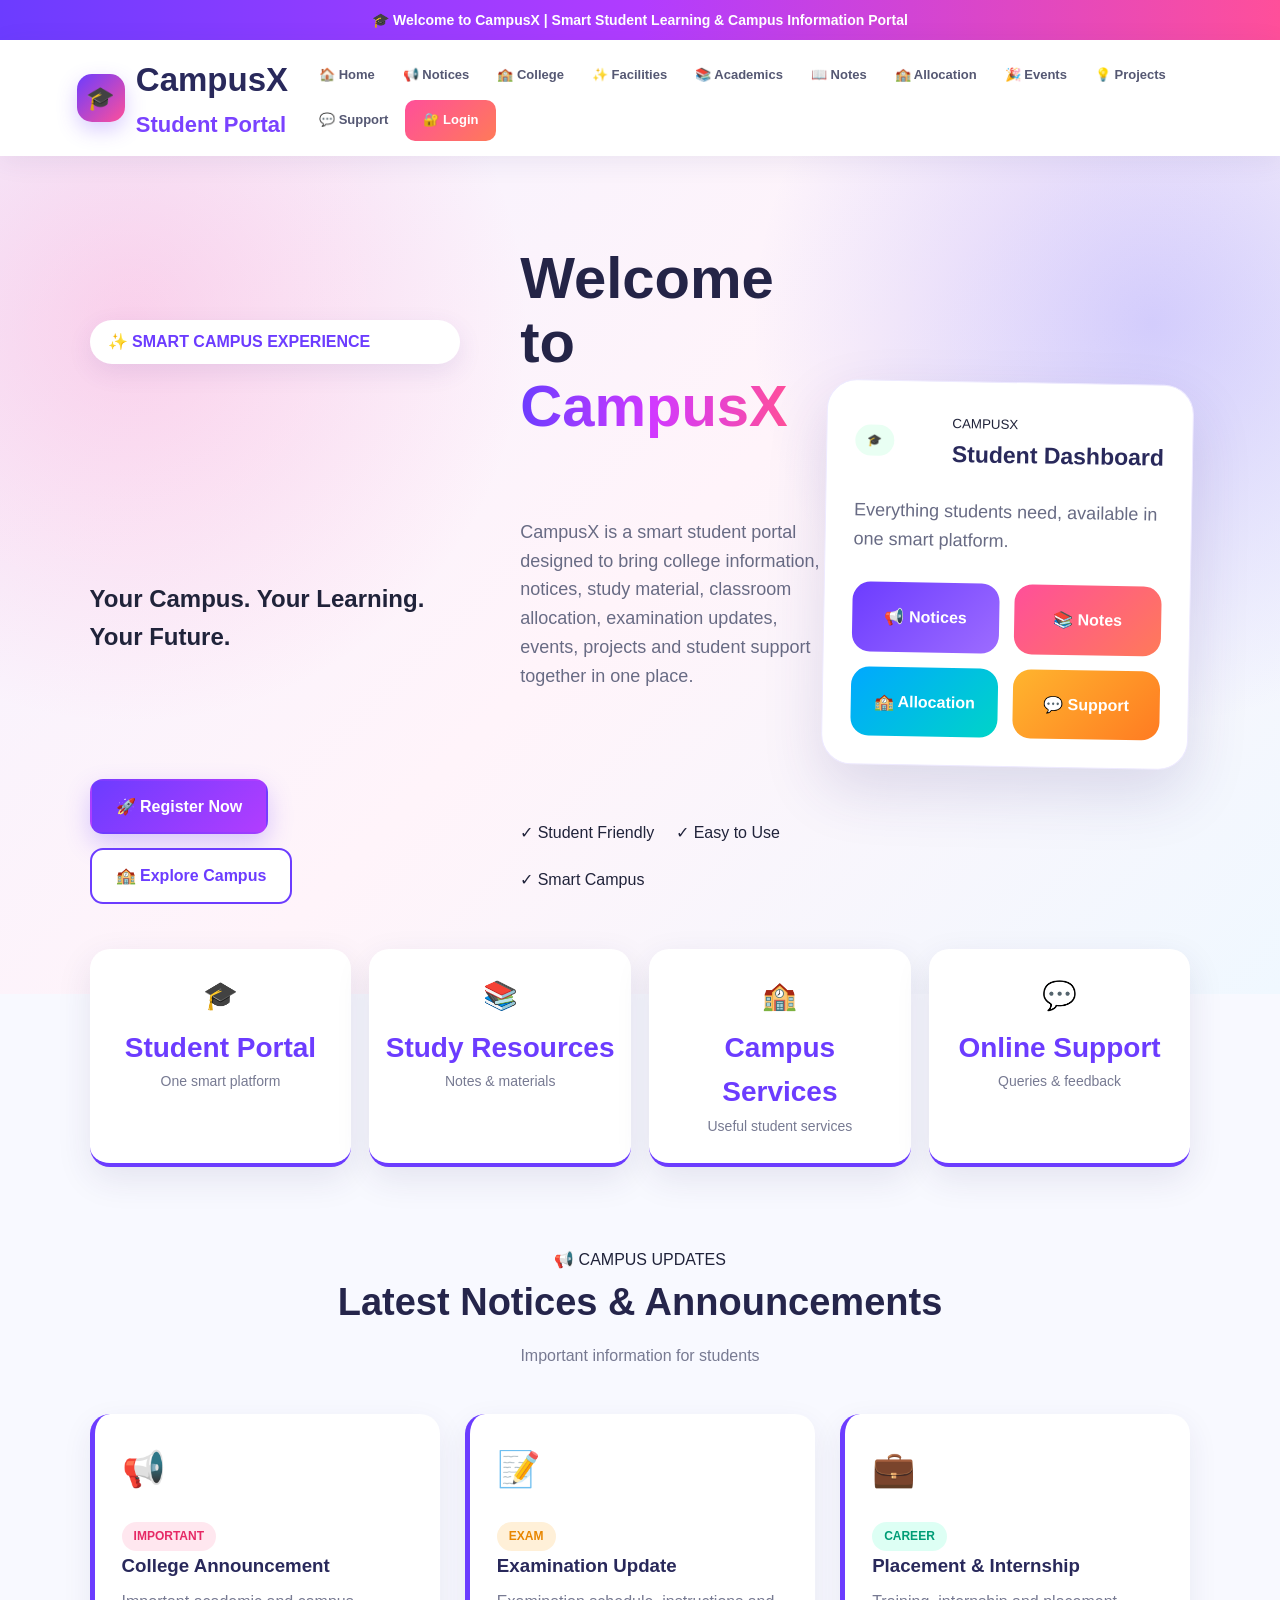
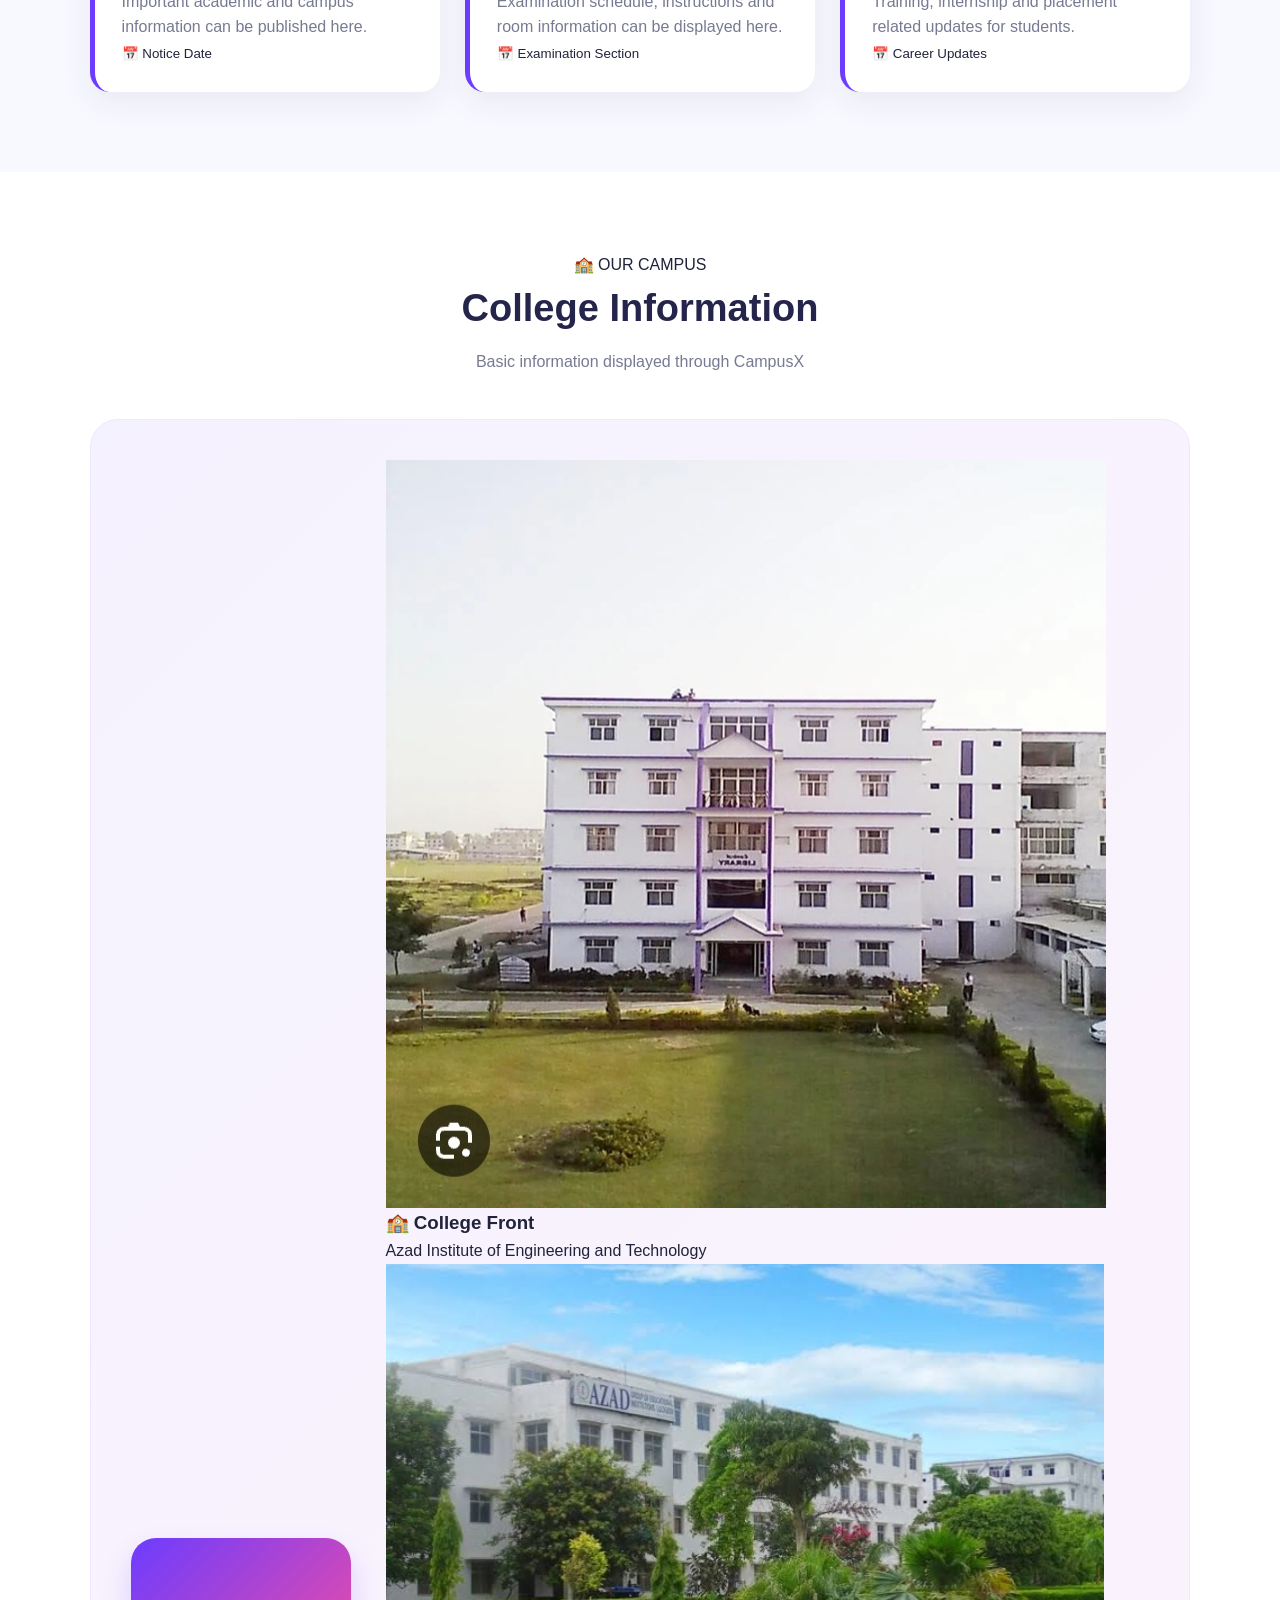
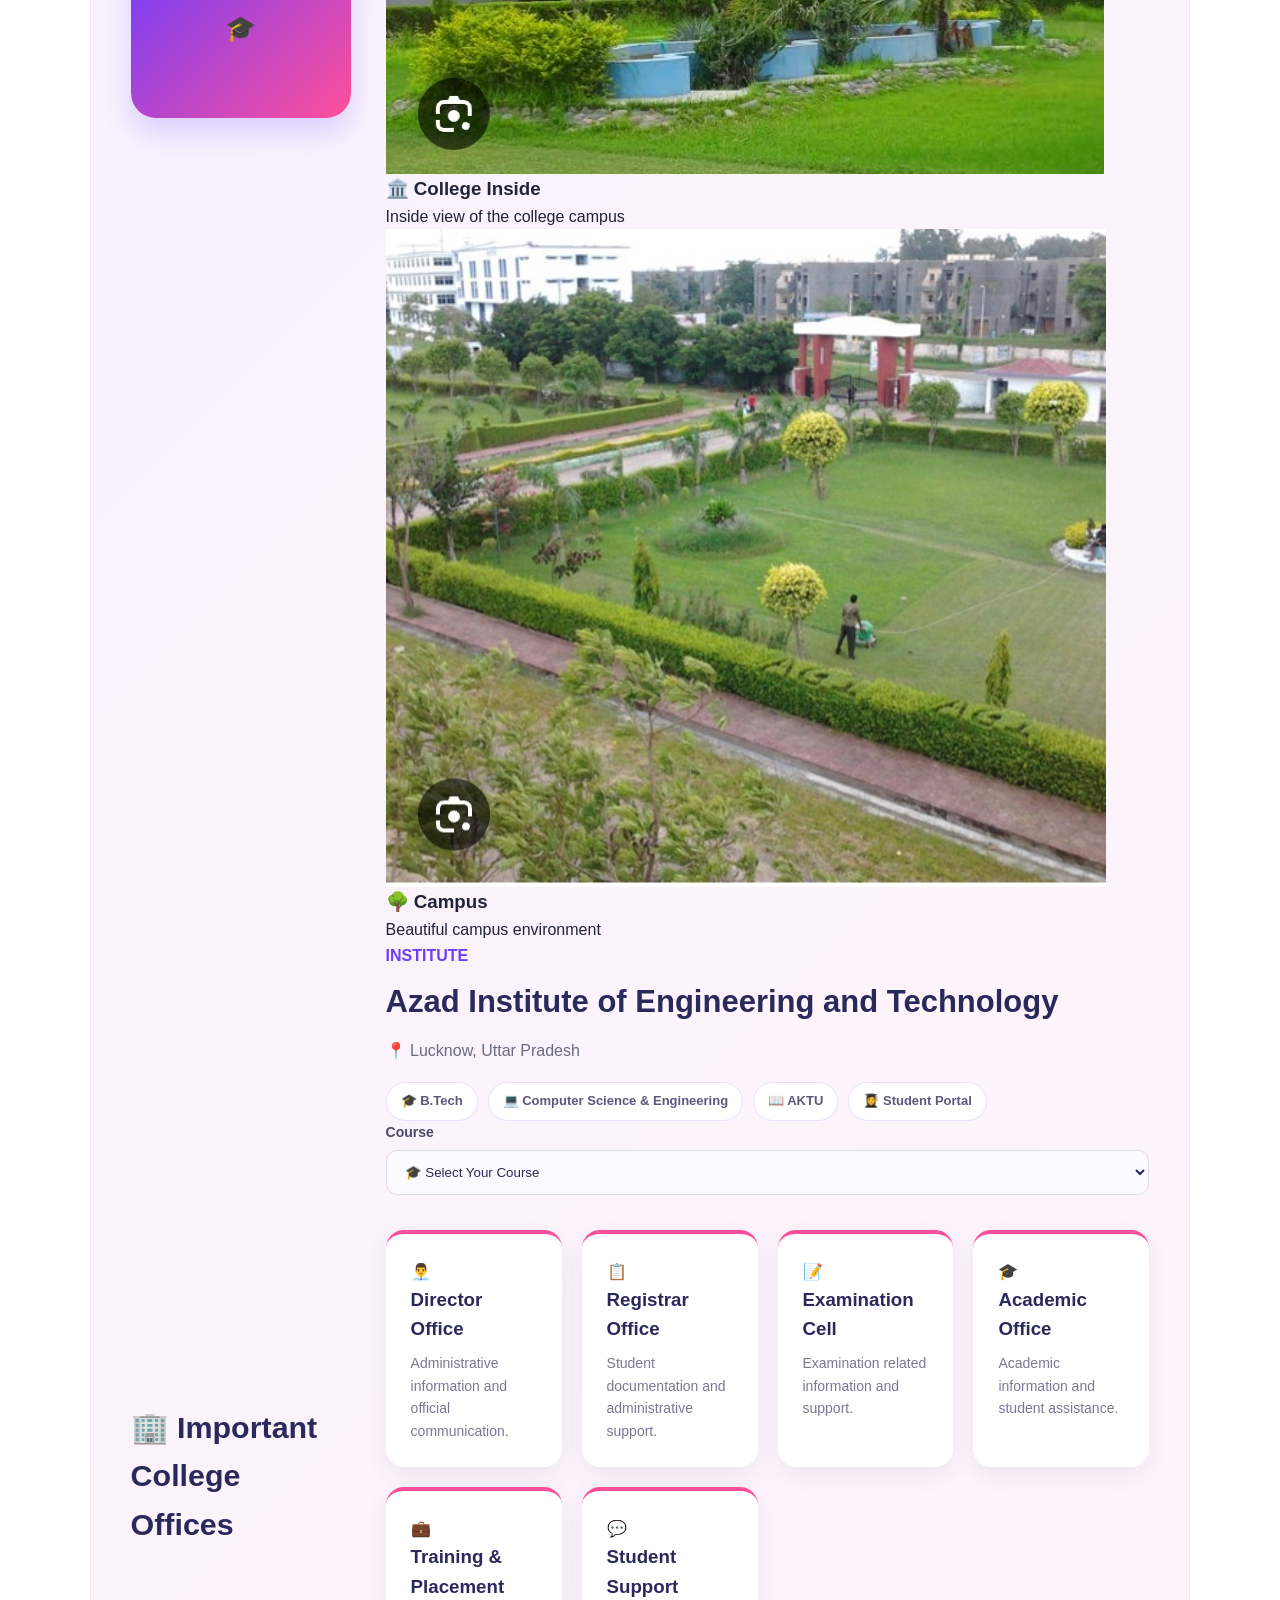
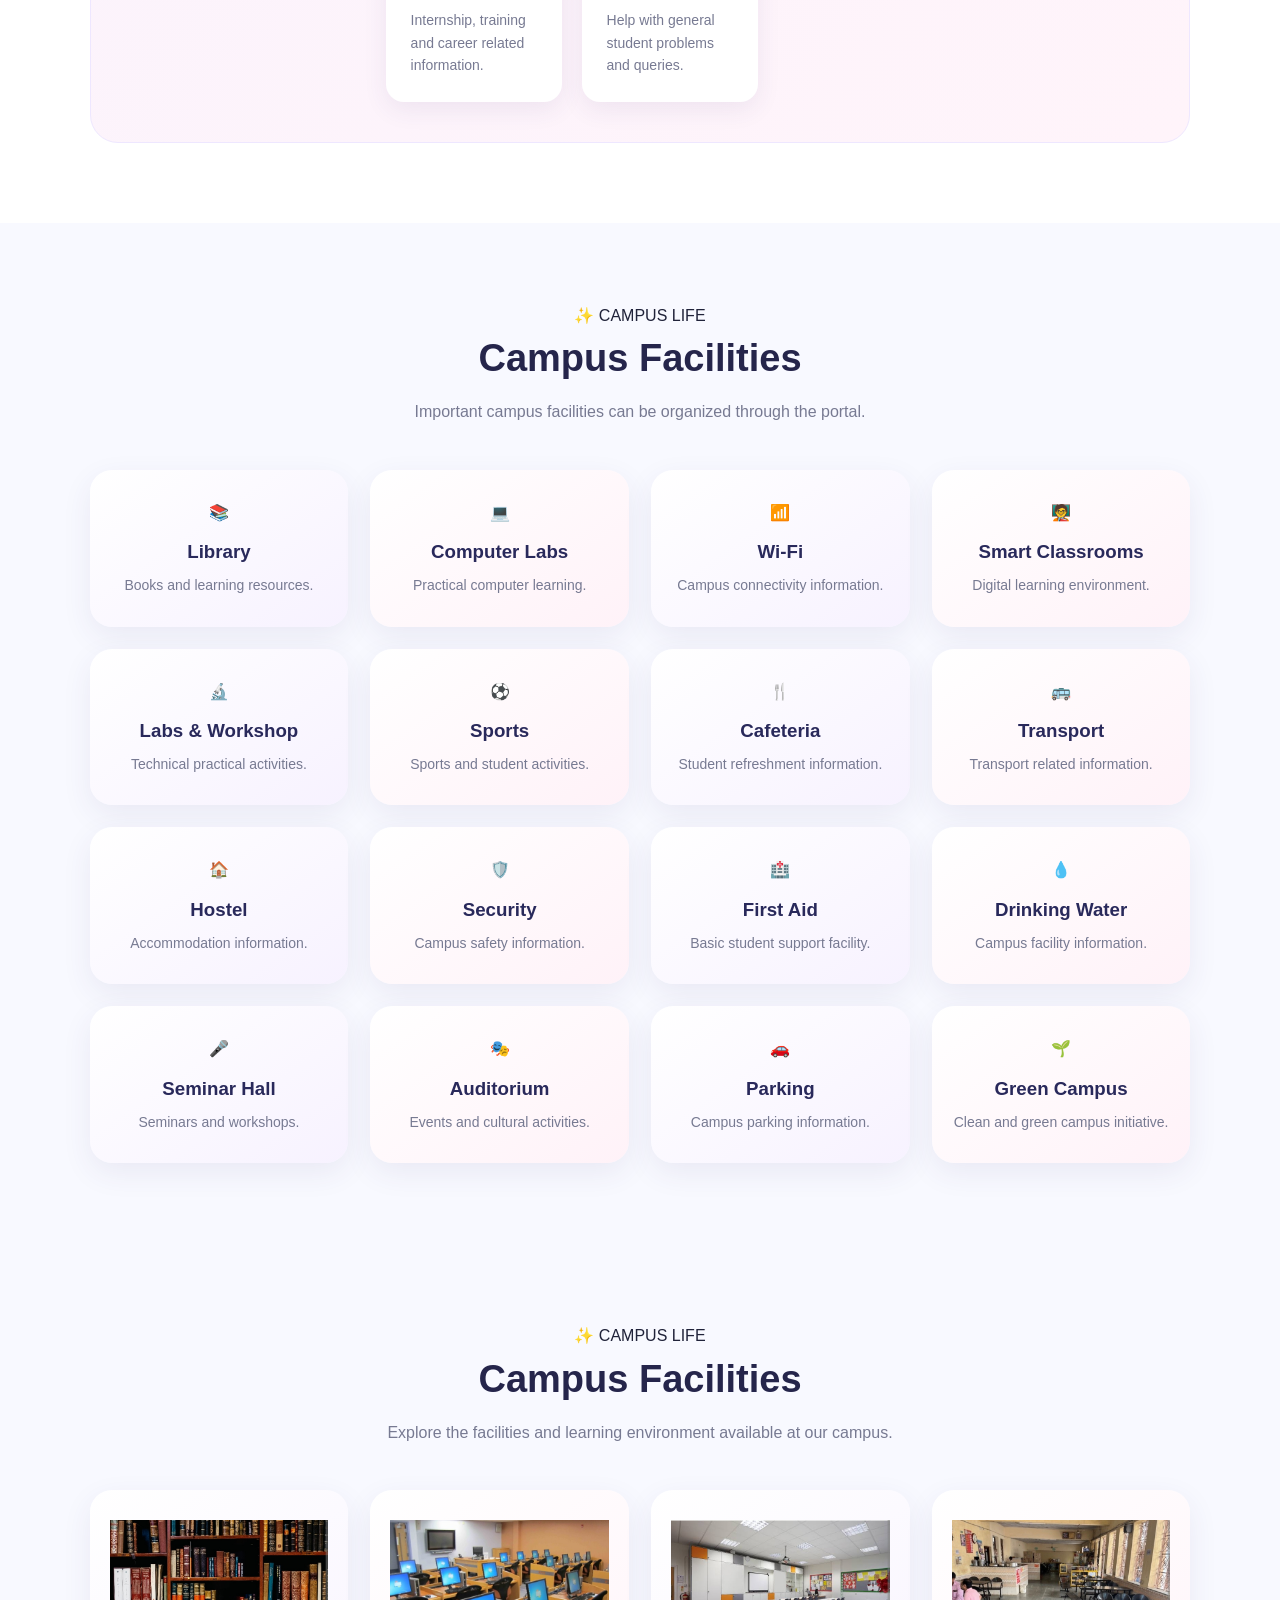
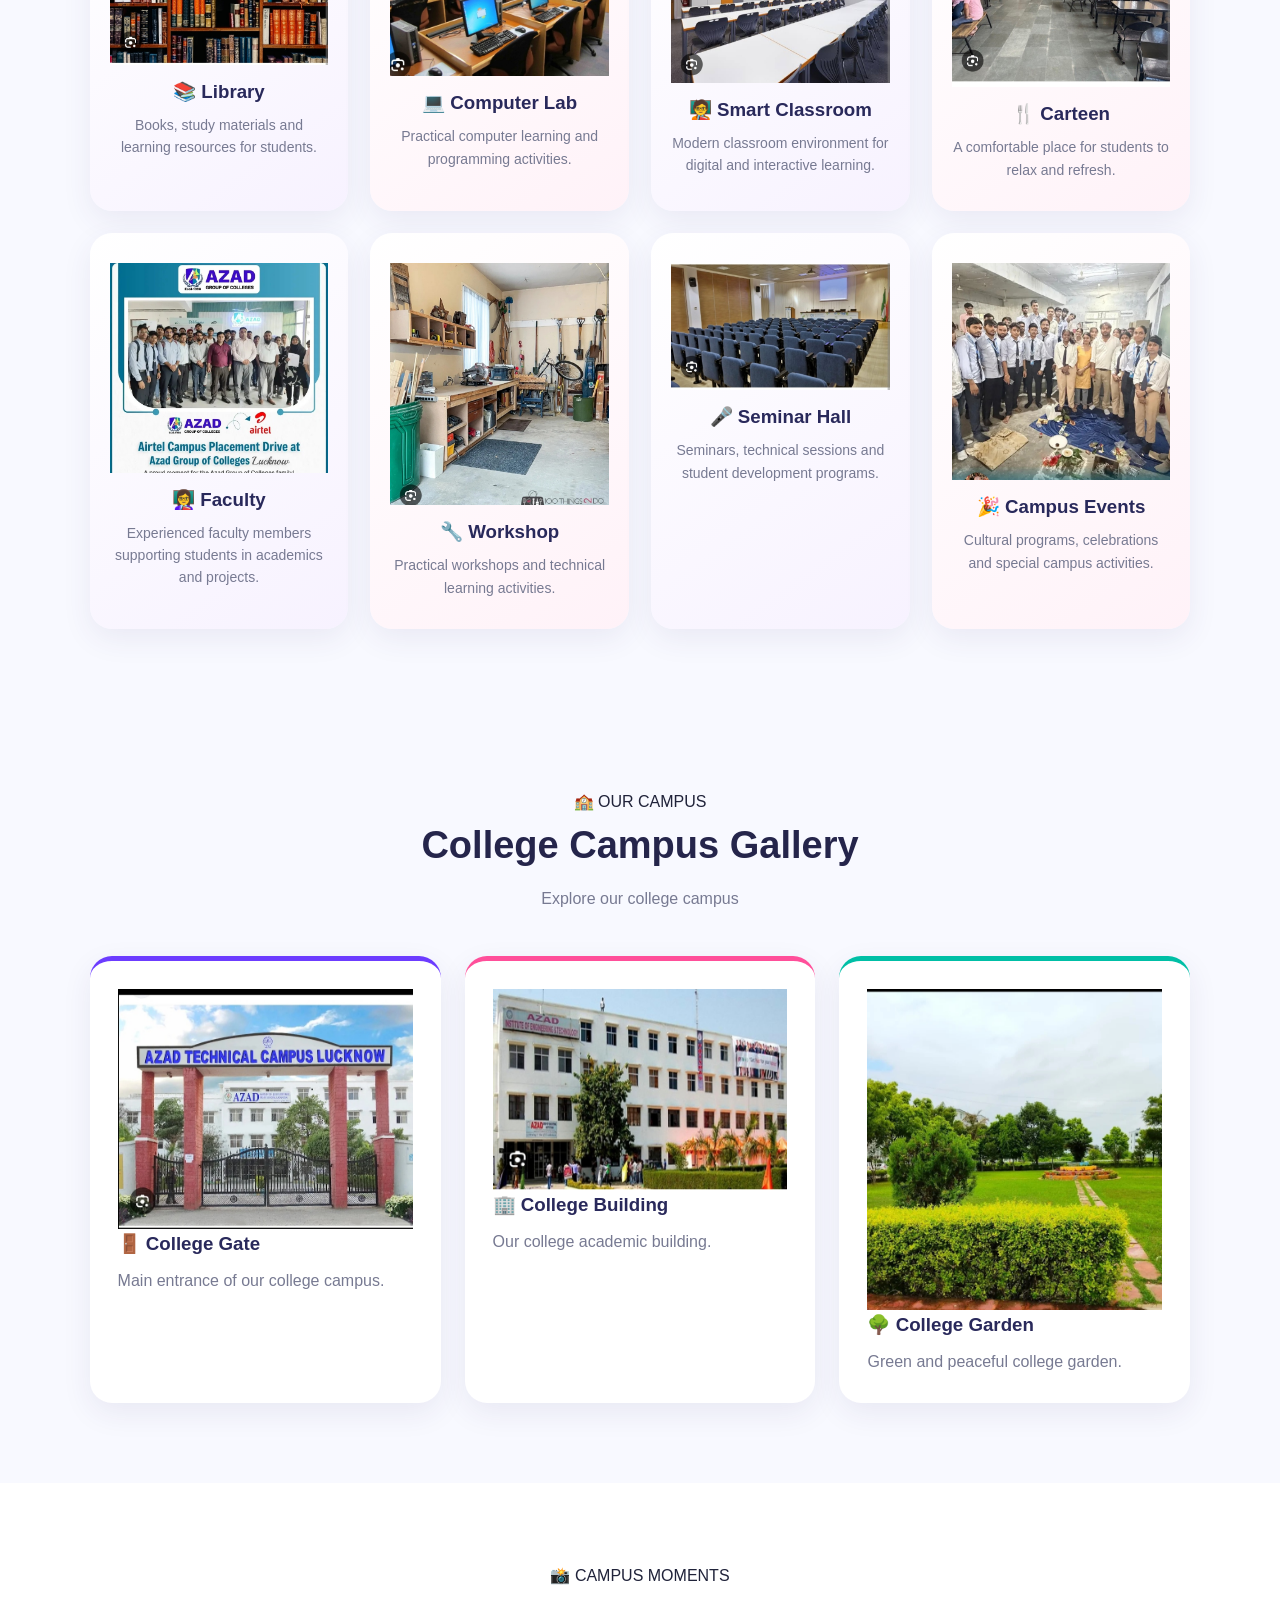
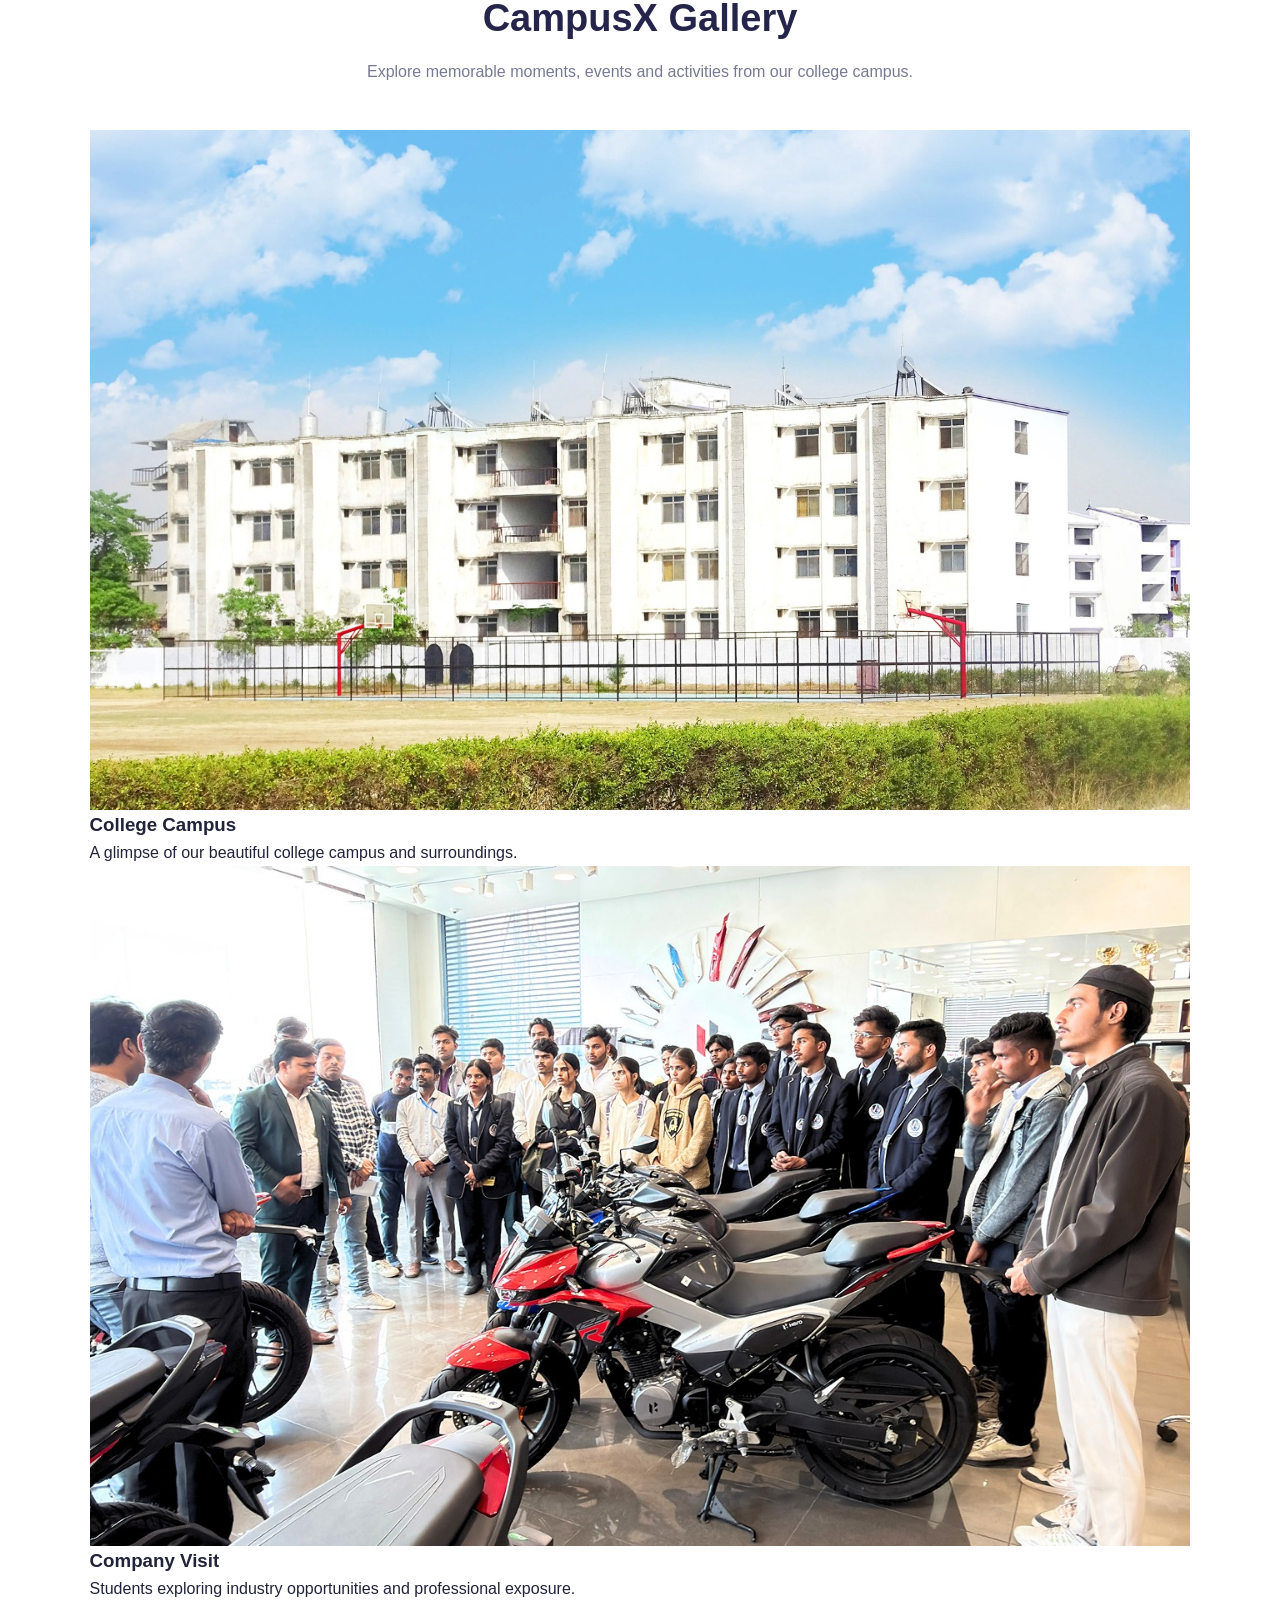
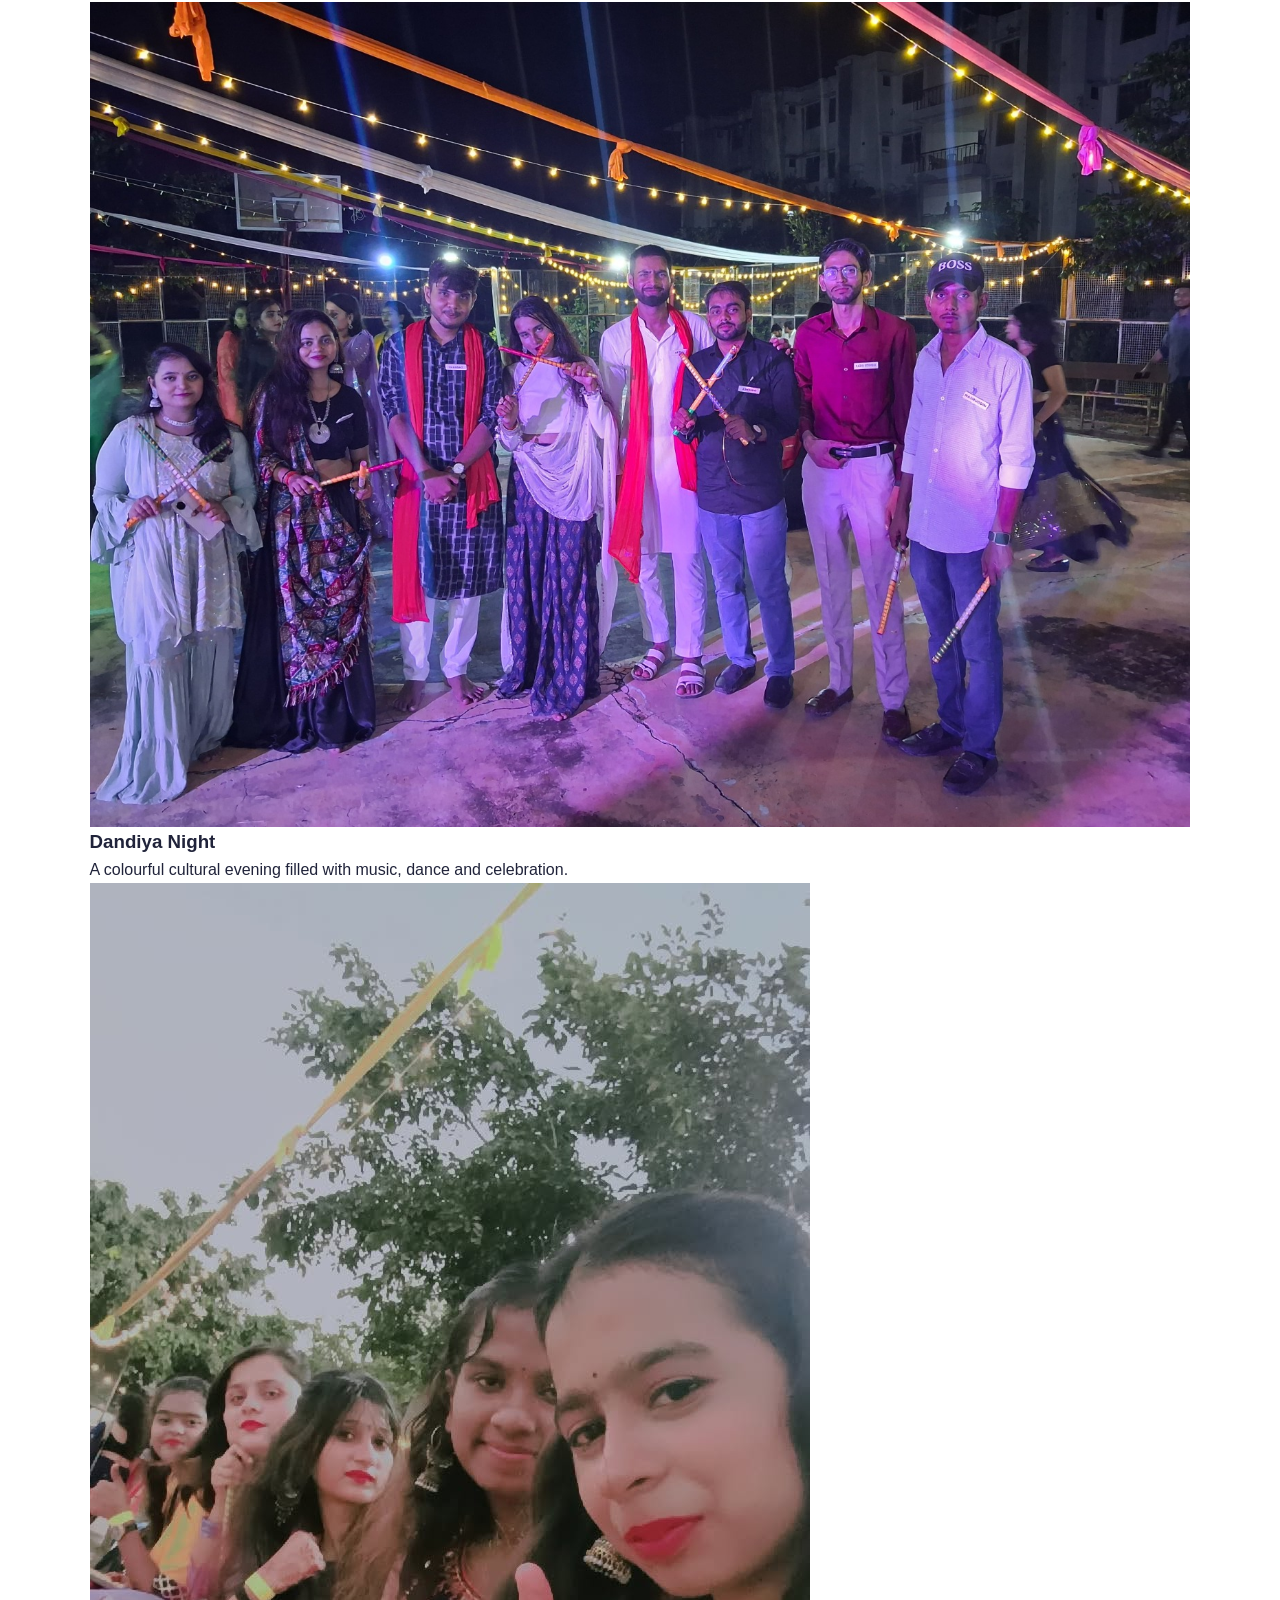
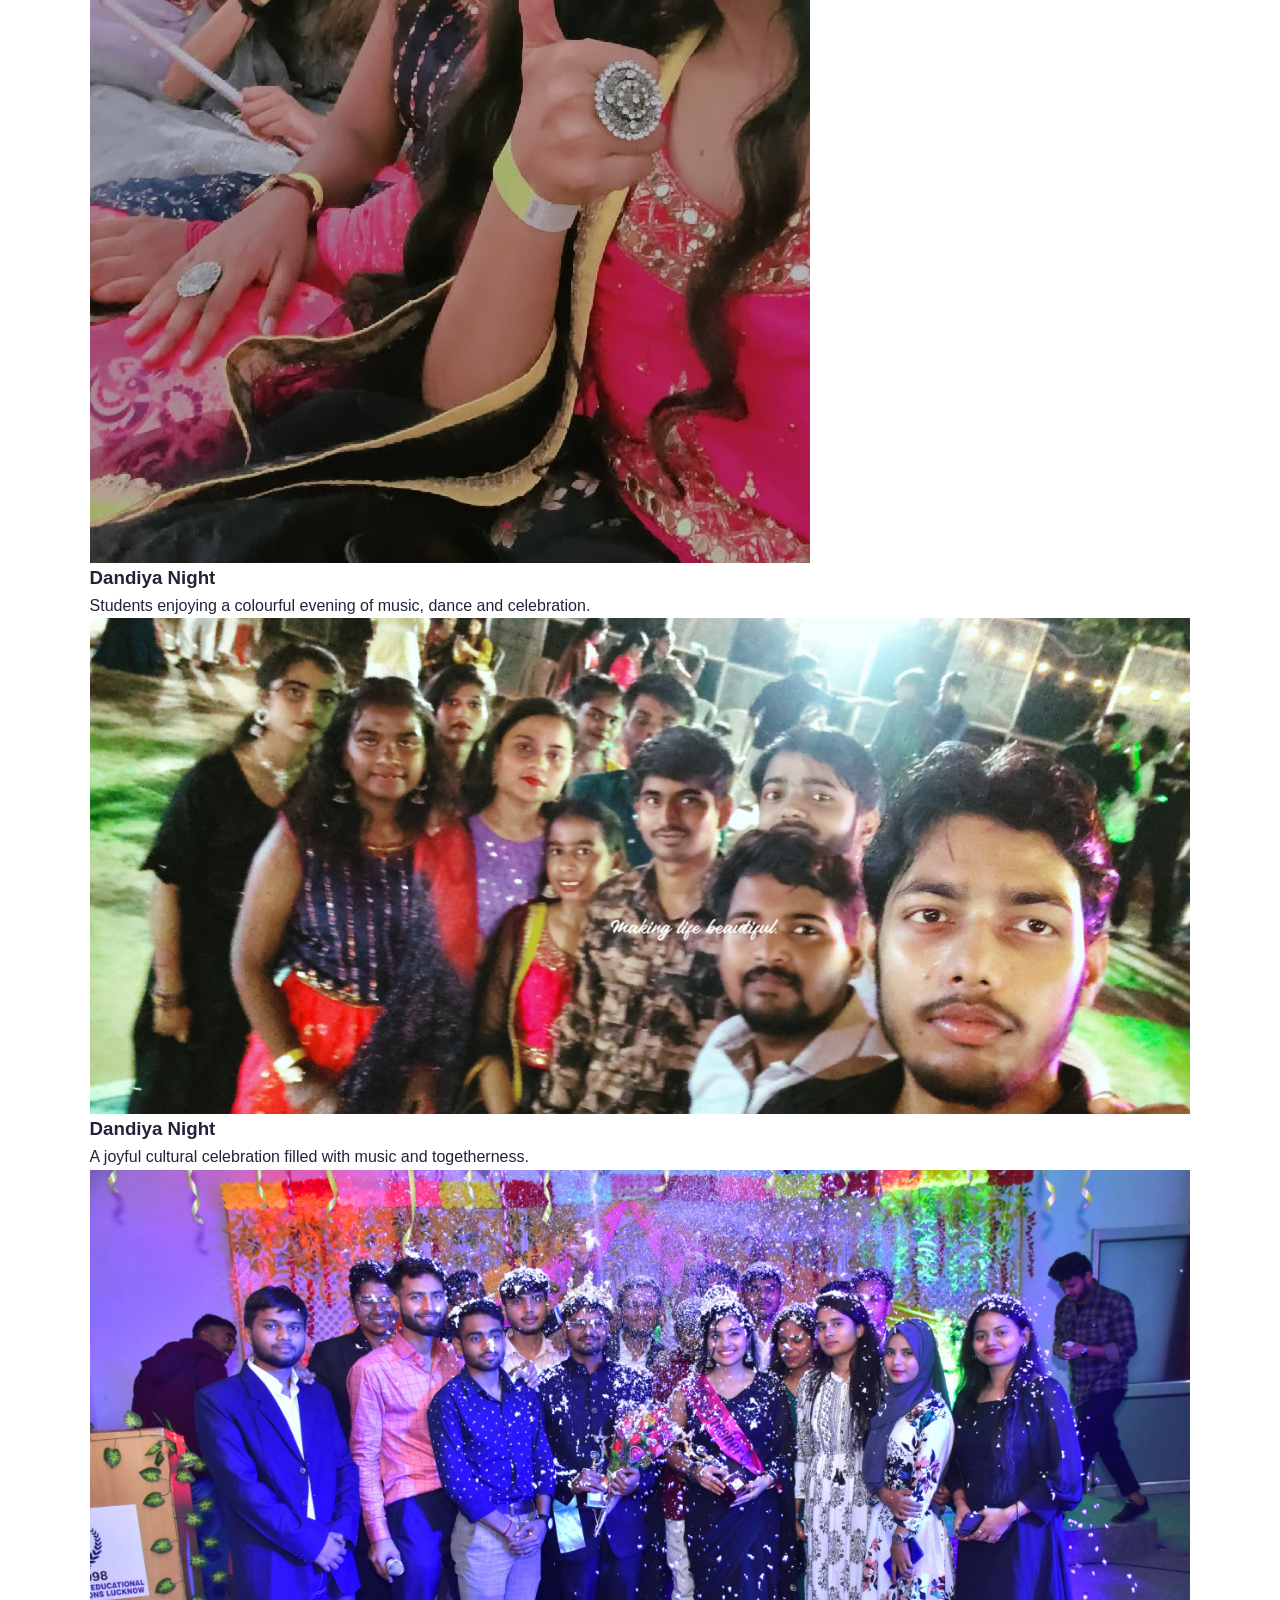
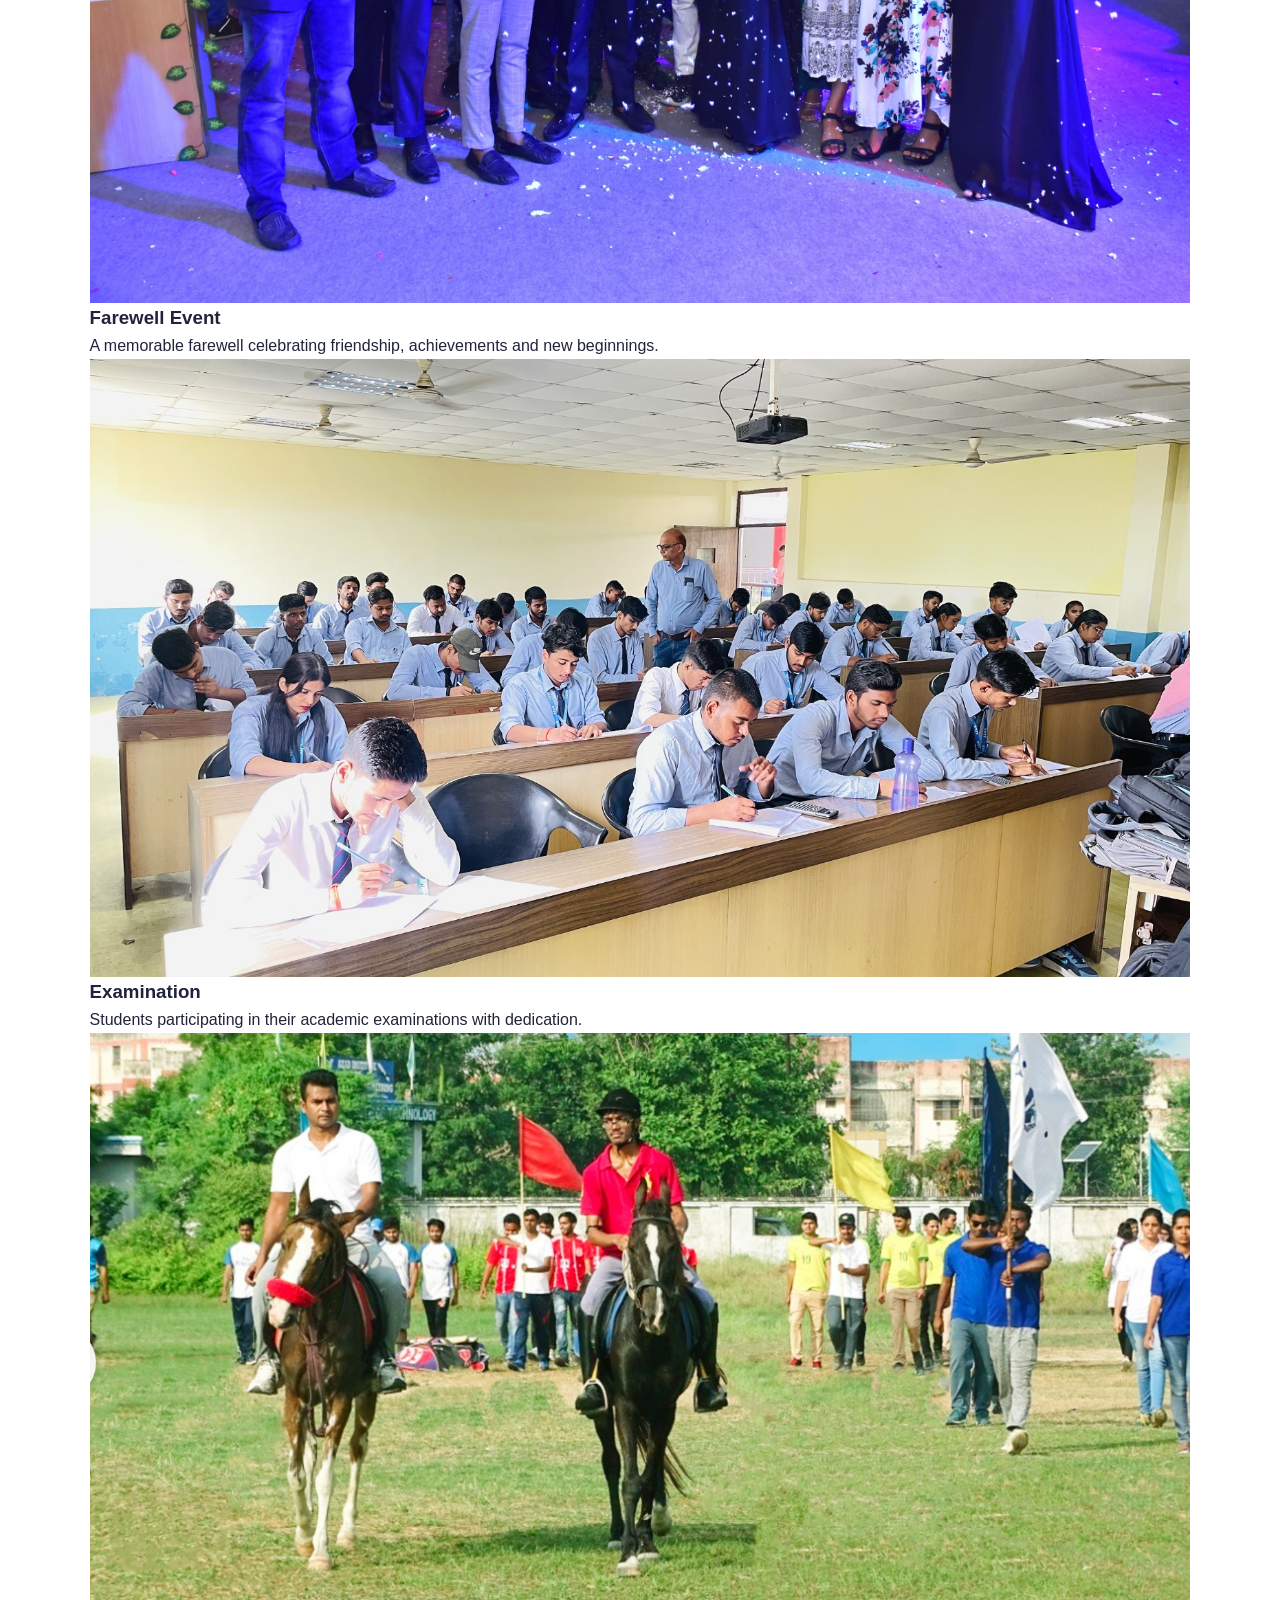
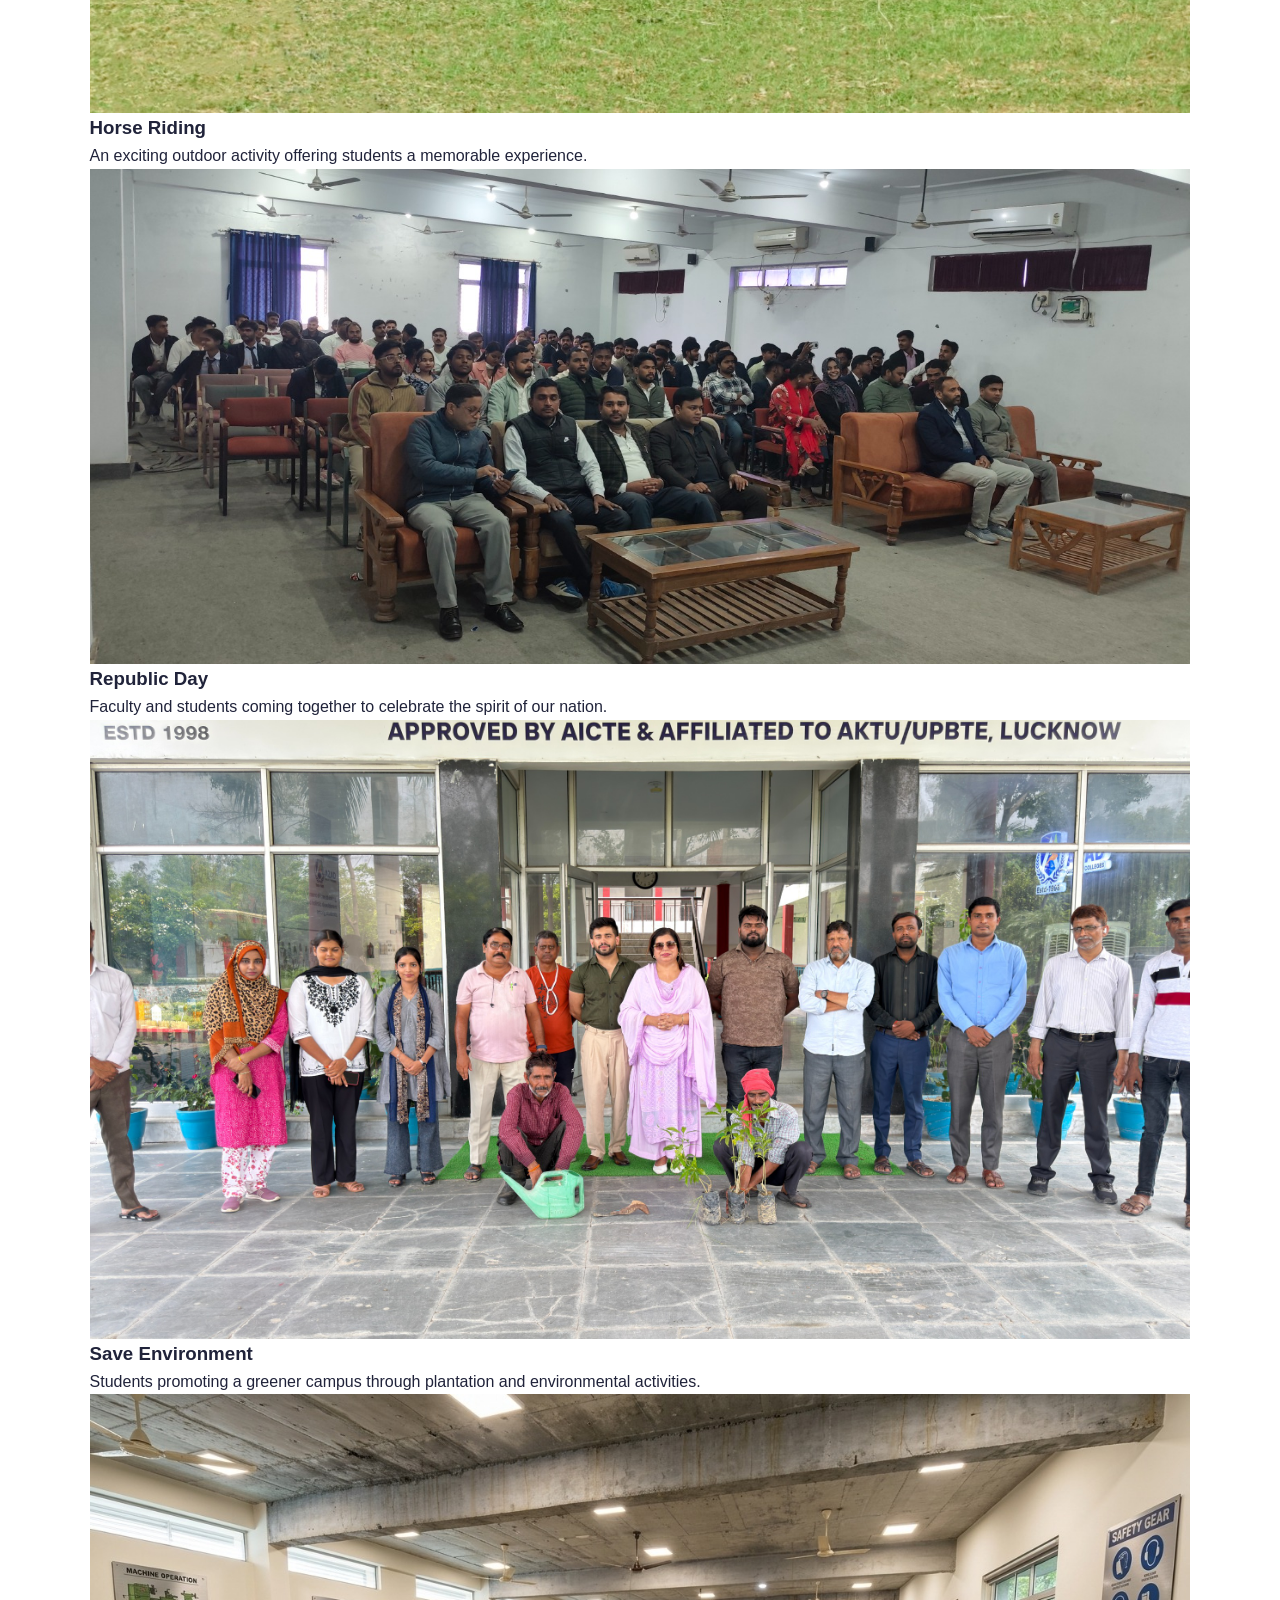
<file: index.html>
<!DOCTYPE html>
<html lang="en">

<head>

    <meta charset="UTF-8">

    <meta name="viewport"
          content="width=device-width, initial-scale=1.0">

    <meta name="description"
          content="CampusX - Smart Student Learning and Campus Information Portal">

    <meta name="keywords"
          content="CampusX, Student Portal, College, B.Tech, CSE, Notes, Notices, Allocation">

    <meta name="author"
          content="CampusX Student Project">

    <title>
        CampusX | Smart Student Campus Portal
    </title>

    <!-- CSS -->
    <link rel="stylesheet" href="style.css">

</head>


<body>


<!-- ==================================================
     TOP ANNOUNCEMENT BAR
================================================== -->

<div class="top-bar">

    🎓 Welcome to CampusX
    <span> | </span>
    Smart Student Learning & Campus Information Portal

</div>



<!-- ==================================================
     HEADER / NAVIGATION
================================================== -->

<header class="header">

    <div class="nav-container">


        <!-- LOGO -->

        <a href="#home" class="logo">

            <div class="logo-icon">
                🎓
            </div>

            <div class="logo-text">

                <h2>CampusX</h2>

                <span>
                    Student Portal
                </span>

            </div>

        </a>



        <!-- MOBILE MENU -->

        <button
            class="menu-btn"
            id="menuBtn"
            type="button">

            ☰

        </button>



        <!-- NAVIGATION -->

        <nav class="navbar" id="navbar">

            <a href="#home">
                🏠 Home
            </a>

            <a href="#announcements">
                📢 Notices
            </a>

            <a href="#college">
                🏫 College
            </a>

            <a href="#facilities">
                ✨ Facilities
            </a>

            <a href="#academics">
                📚 Academics
            </a>

            <a href="#notes">
                📖 Notes
            </a>

            <a href="#allocation">
                🏫 Allocation
            </a>

            <a href="#events">
                🎉 Events
            </a>

            <a href="#projects">
                💡 Projects
            </a>

            <a href="#support">
                💬 Support
            </a>

            <a
                href="#login"
                class="nav-login">

                🔐 Login

            </a>

        </nav>

    </div>

</header>



<!-- ==================================================
     HERO SECTION
================================================== -->

<section id="home" class="hero">

    <div class="hero-content">


        <div class="hero-badge">

            ✨ SMART CAMPUS EXPERIENCE

        </div>



        <h1>

            Welcome to

            <span>
                CampusX
            </span>

        </h1>



        <h2>

            Your Campus.
            Your Learning.
            Your Future.

        </h2>



        <p>

            CampusX is a smart student portal designed
            to bring college information, notices,
            study material, classroom allocation,
            examination updates, events, projects and
            student support together in one place.

        </p>



        <div class="hero-buttons">

            <a
                href="#registration"
                class="btn btn-primary">

                🚀 Register Now

            </a>


            <a
                href="#college"
                class="btn btn-outline">

                🏫 Explore Campus

            </a>

        </div>



        <div class="hero-features">

            <span>
                ✓ Student Friendly
            </span>

            <span>
                ✓ Easy to Use
            </span>

            <span>
                ✓ Smart Campus
            </span>

        </div>

    </div>



    <!-- HERO CARD -->

    <div class="hero-card">

        <div class="hero-card-top">

            <span>
                🎓
            </span>

            <div>

                <small>
                    CAMPUSX
                </small>

                <h3>
                    Student Dashboard
                </h3>

            </div>

        </div>



        <p>
            Everything students need,
            available in one smart platform.
        </p>



        <div class="hero-mini-grid">

            <div>
                <strong>📢</strong>
                <span>Notices</span>
            </div>

            <div>
                <strong>📚</strong>
                <span>Notes</span>
            </div>

            <div>
                <strong>🏫</strong>
                <span>Allocation</span>
            </div>

            <div>
                <strong>💬</strong>
                <span>Support</span>
            </div>

        </div>

    </div>

</section>



<!-- ==================================================
     QUICK STATS
================================================== -->

<section class="stats-section">

    <div class="stats-container">


        <div class="stat-card">

            <div class="stat-icon">
                🎓
            </div>

            <h3>
                Student Portal
            </h3>

            <p>
                One smart platform
            </p>

        </div>



        <div class="stat-card">

            <div class="stat-icon">
                📚
            </div>

            <h3>
                Study Resources
            </h3>

            <p>
                Notes & materials
            </p>

        </div>



        <div class="stat-card">

            <div class="stat-icon">
                🏫
            </div>

            <h3>
                Campus Services
            </h3>

            <p>
                Useful student services
            </p>

        </div>



        <div class="stat-card">

            <div class="stat-icon">
                💬
            </div>

            <h3>
                Online Support
            </h3>

            <p>
                Queries & feedback
            </p>

        </div>


    </div>

</section>



<!-- ==================================================
     ANNOUNCEMENTS / NOTICES
================================================== -->

<section
    id="announcements"
    class="section">

    <div class="section-heading">

        <span>
            📢 CAMPUS UPDATES
        </span>

        <h2>
            Latest Notices & Announcements
        </h2>

        <p>
            Important information for students
        </p>

    </div>



    <div class="notice-grid">


        <article class="notice-card">

            <div class="notice-icon">
                📢
            </div>

            <div>

                <span class="notice-tag important">
                    IMPORTANT
                </span>

                <h3>
                    College Announcement
                </h3>

                <p>
                    Important academic and campus
                    information can be published here.
                </p>

                <small>
                    📅 Notice Date
                </small>

            </div>

        </article>



        <article class="notice-card">

            <div class="notice-icon">
                📝
            </div>

            <div>

                <span class="notice-tag exam">
                    EXAM
                </span>

                <h3>
                    Examination Update
                </h3>

                <p>
                    Examination schedule, instructions
                    and room information can be displayed here.
                </p>

                <small>
                    📅 Examination Section
                </small>

            </div>

        </article>



        <article class="notice-card">

            <div class="notice-icon">
                💼
            </div>

            <div>

                <span class="notice-tag career">
                    CAREER
                </span>

                <h3>
                    Placement & Internship
                </h3>

                <p>
                    Training, internship and placement
                    related updates for students.
                </p>

                <small>
                    📅 Career Updates
                </small>

            </div>

        </article>


    </div>

</section>



<!-- ==================================================
     COLLEGE INFORMATION
================================================== -->

<section
    id="college"
    class="section section-light">

    <div class="section-heading">

        <span>
            🏫 OUR CAMPUS
        </span>

        <h2>
            College Information
        </h2>

        <p>
            Basic information displayed through CampusX
        </p>

    </div>



    <div class="college-profile">


        <div class="college-logo-box">

            🎓

        </div>
        <!-- ==================================================
     COLLEGE PHOTO GALLERY
================================================== -->

<div class="college-gallery">

    <div class="gallery-card">

        <img
            src="front.jpg"
            alt="College Front View">

        <div class="gallery-overlay">
            <h3>🏫 College Front</h3>
            <p>Azad Institute of Engineering and Technology</p>
        </div>

    </div>


    <div class="gallery-card">

        <img
            src="inside.jpg"
            alt="College Inside View">

        <div class="gallery-overlay">
            <h3>🏛️ College Inside</h3>
            <p>Inside view of the college campus</p>
        </div>

    </div>


    <div class="gallery-card">

        <img
            src="campus.jpg"
            alt="College Campus">

        <div class="gallery-overlay">
            <h3>🌳 Campus</h3>
            <p>Beautiful campus environment</p>
        </div>

    </div>


        <div class="college-details">

            <span class="college-label">
                INSTITUTE
            </span>

            <h2>
                Azad Institute of Engineering
                and Technology
            </h2>

            <p>
                📍 Lucknow, Uttar Pradesh
            </p>

            <div class="college-pills">

                <span>
                    🎓 B.Tech
                    
                </span>

                <span>
                    💻 Computer Science & Engineering
                </span>

                <span>
                    📖 AKTU
                </span>

                <span>
                    👩‍🎓 Student Portal
                </span>

            </div>
            <div class="form-group">
    <label for="course">Course</label>

    <select id="course" required>
        <option value="">🎓 Select Your Course</option>
        <option value="B.Tech">B.Tech</option>
        <option value="BCA">BCA</option>
        <option value="MCA">MCA</option>
        <option value="BBA">BBA</option>
        <option value="MBA">MBA</option>
        <option value="M.Tech">M.Tech</option>
        <option value="D.El.Ed">D.El.Ed</option>
        <option value="Other">Other Course</option>
    </select>
            </div>

        </div>

    </div>



    <!-- COLLEGE OFFICES -->

    <div class="sub-heading">

        <h3>
            🏢 Important College Offices
        </h3>

    </div>



    <div class="office-grid">


        <div class="office-card">

            <div>👨‍💼</div>

            <h3>
                Director Office
            </h3>

            <p>
                Administrative information
                and official communication.
            </p>

        </div>



        <div class="office-card">

            <div>📋</div>

            <h3>
                Registrar Office
            </h3>

            <p>
                Student documentation
                and administrative support.
            </p>

        </div>



        <div class="office-card">

            <div>📝</div>

            <h3>
                Examination Cell
            </h3>

            <p>
                Examination related
                information and support.
            </p>

        </div>



        <div class="office-card">

            <div>🎓</div>

            <h3>
                Academic Office
            </h3>

            <p>
                Academic information
                and student assistance.
            </p>

        </div>



        <div class="office-card">

            <div>💼</div>

            <h3>
                Training & Placement
            </h3>

            <p>
                Internship, training and
                career related information.
            </p>

        </div>



        <div class="office-card">

            <div>💬</div>

            <h3>
                Student Support
            </h3>

            <p>
                Help with general
                student problems and queries.
            </p>

        </div>


    </div>

</section>



<!-- ==================================================
     FACILITIES
================================================== -->

<section
    id="facilities"
    class="section">

    <div class="section-heading">

        <span>
            ✨ CAMPUS LIFE
        </span>

        <h2>
            Campus Facilities
        </h2>

        <p>
            Important campus facilities can be
            organized through the portal.
        </p>

    </div>



    <div class="facility-grid">


        <div class="facility-card">
            <div>📚</div>
            <h3>Library</h3>
            <p>Books and learning resources.</p>
        </div>


        <div class="facility-card">
            <div>💻</div>
            <h3>Computer Labs</h3>
            <p>Practical computer learning.</p>
        </div>


        <div class="facility-card">
            <div>📶</div>
            <h3>Wi-Fi</h3>
            <p>Campus connectivity information.</p>
        </div>


        <div class="facility-card">
            <div>🧑‍🏫</div>
            <h3>Smart Classrooms</h3>
            <p>Digital learning environment.</p>
        </div>


        <div class="facility-card">
            <div>🔬</div>
            <h3>Labs & Workshop</h3>
            <p>Technical practical activities.</p>
        </div>


        <div class="facility-card">
            <div>⚽</div>
            <h3>Sports</h3>
            <p>Sports and student activities.</p>
        </div>


        <div class="facility-card">
            <div>🍴</div>
            <h3>Cafeteria</h3>
            <p>Student refreshment information.</p>
        </div>


        <div class="facility-card">
            <div>🚌</div>
            <h3>Transport</h3>
            <p>Transport related information.</p>
        </div>


        <div class="facility-card">
            <div>🏠</div>
            <h3>Hostel</h3>
            <p>Accommodation information.</p>
        </div>


        <div class="facility-card">
            <div>🛡️</div>
            <h3>Security</h3>
            <p>Campus safety information.</p>
        </div>


        <div class="facility-card">
            <div>🏥</div>
            <h3>First Aid</h3>
            <p>Basic student support facility.</p>
        </div>


        <div class="facility-card">
            <div>💧</div>
            <h3>Drinking Water</h3>
            <p>Campus facility information.</p>
        </div>


        <div class="facility-card">
            <div>🎤</div>
            <h3>Seminar Hall</h3>
            <p>Seminars and workshops.</p>
        </div>


        <div class="facility-card">
            <div>🎭</div>
            <h3>Auditorium</h3>
            <p>Events and cultural activities.</p>
        </div>


        <div class="facility-card">
            <div>🚗</div>
            <h3>Parking</h3>
            <p>Campus parking information.</p>
        </div>


        <div class="facility-card">
            <div>🌱</div>
            <h3>Green Campus</h3>
            <p>Clean and green campus initiative.</p>
        </div>


    </div>
    

</section>
    <!-- ==================================================
     FACILITIES
================================================== -->

<section
    id="facilities"
    class="section">

    <div class="section-heading">

        <span>
            ✨ CAMPUS LIFE
        </span>

        <h2>
            Campus Facilities
        </h2>

        <p>
            Explore the facilities and learning environment
            available at our campus.
        </p>

    </div>


    <div class="facility-grid">


        <!-- LIBRARY -->

        <div class="facility-card">

            <img
                src="Library.jpg"
                alt="College Library">

            <div class="facility-content">

                <h3>
                    📚 Library
                </h3>

                <p>
                    Books, study materials and learning
                    resources for students.
                </p>

            </div>

        </div>



        <!-- COMPUTER LAB -->

        <div class="facility-card">

            <img
                src="computer.jpg"
                alt="Computer Lab">

            <div class="facility-content">

                <h3>
                    💻 Computer Lab
                </h3>

                <p>
                    Practical computer learning and
                    programming activities.
                </p>

            </div>

        </div>



        <!-- CLASSROOM -->

        <div class="facility-card">

            <img
                src="class.jpg"
                alt="Smart Classroom">

            <div class="facility-content">

                <h3>
                    🧑‍🏫 Smart Classroom
                </h3>

                <p>
                    Modern classroom environment for
                    digital and interactive learning.
                </p>

            </div>

        </div>



        <!-- CANTEEN -->

        <div class="facility-card">

            <img
                src="carteen.jpg"
                alt="College Canteen">

            <div class="facility-content">

                <h3>
                    🍴 Carteen
                </h3>

                <p>
                    A comfortable place for students
                    to relax and refresh.
                </p>

            </div>

        </div>



        <!-- TEACHERS -->

        <div class="facility-card">

            <img
                src="teacher.jpg"
                alt="College Teachers">

            <div class="facility-content">

                <h3>
                    👩‍🏫 Faculty
                </h3>

                <p>
                    Experienced faculty members supporting
                    students in academics and projects.
                </p>

            </div>

        </div>



        <!-- WORKSHOP -->

        <div class="facility-card">

            <img
                src="workshop.jpg"
                alt="College Workshop">

            <div class="facility-content">

                <h3>
                    🔧 Workshop
                </h3>

                <p>
                    Practical workshops and technical
                    learning activities.
                </p>

            </div>

        </div>



        <!-- SEMINAR -->

        <div class="facility-card">

            <img
                src="seminar.jpg"
                alt="College Seminar Hall">

            <div class="facility-content">

                <h3>
                    🎤 Seminar Hall
                </h3>

                <p>
                    Seminars, technical sessions and
                    student development programs.
                </p>

            </div>

        </div>



        <!-- POOJA / EVENTS -->

        <div class="facility-card">

            <img
                src="pooja.jpg"
                alt="College Event">

            <div class="facility-content">

                <h3>
                    🎉 Campus Events
                </h3>

                <p>
                    Cultural programs, celebrations and
                    special campus activities.
                </p>

            </div>

        </div>


    </div>

</section>
    <!-- ==================================================
     COLLEGE CAMPUS IMAGES
================================================== -->

<section id="college-images" class="section">

    <div class="section-heading">

        <span>
            🏫 OUR CAMPUS
        </span>

        <h2>
            College Campus Gallery
        </h2>

        <p>
            Explore our college campus
        </p>

    </div>


    <div class="projects-grid">


        <!-- COLLEGE GATE -->

        <div class="project-card">

            <div class="project-image">

                <img
                    src="gate.jpg"
                    alt="College Gate">

            </div>

            <h3>
                🚪 College Gate
            </h3>

            <p>
                Main entrance of our college campus.
            </p>

        </div>



        <!-- COLLEGE BUILDING -->

        <div class="project-card">

            <div class="project-image">

                <img
                    src="buld.jpg"
                    alt="College Building">

            </div>

            <h3>
                🏢 College Building
            </h3>

            <p>
                Our college academic building.
            </p>

        </div>



        <!-- COLLEGE GARDEN -->

        <div class="project-card">

            <div class="project-image">

                <img
                    src="garden.jpg"
                    alt="College Garden">

            </div>

            <h3>
                🌳 College Garden
            </h3>

            <p>
                Green and peaceful college garden.
            </p>

        </div>


    </div>

</section>
    <!-- ==================================================
     CAMPUS GALLERY & EVENTS
================================================== -->

<section id="events" class="section section-light">

    <div class="section-heading">

        <span>
            📸 CAMPUS MOMENTS
        </span>

        <h2>
            CampusX Gallery
        </h2>

        <p>
            Explore memorable moments, events and activities from our college campus.
        </p>

    </div>


    <div class="gallery-grid">


        <!-- College Building -->

        <div class="gallery-card">

            <img src="clg build.jpg"
                 alt="College Building">

            <div class="gallery-content">

                <h3>
                    College Campus
                </h3>

                <p>
                    A glimpse of our beautiful college campus and surroundings.
                </p>

            </div>

        </div>



        <!-- Company Visit -->

        <div class="gallery-card">

            <img src="company.jpg"
                 alt="Company Visit">

            <div class="gallery-content">

                <h3>
                    Company Visit
                </h3>

                <p>
                    Students exploring industry opportunities and professional exposure.
                </p>

            </div>

        </div>



        <!-- Dandiya Night -->

        <div class="gallery-card">

            <img src="dandiya.jpg"
                 alt="Dandiya Night">

            <div class="gallery-content">

                <h3>
                    Dandiya Night
                </h3>

                <p>
                    A colourful cultural evening filled with music, dance and celebration.
                </p>

            </div>

        </div>
        <div class="gallery-card">

    <img src="dandiya2.jpg"
         alt="Dandiya Night Celebration">

    <div class="gallery-content">

        <h3>Dandiya Night</h3>

        <p>
            Students enjoying a colourful evening of music, dance and celebration.
        </p>

    </div>

</div>


<div class="gallery-card">

    <img src="dandiya3.jpg"
         alt="Dandiya Night Celebration">

    <div class="gallery-content">

        <h3>Dandiya Night</h3>

        <p>
            A joyful cultural celebration filled with music and togetherness.
        </p>

    </div>

</div>



        <!-- Farewell -->

        <div class="gallery-card">

            <img src="event..jpg"
                 alt="Farewell Event">

            <div class="gallery-content">

                <h3>
                    Farewell Event
                </h3>

                <p>
                    A memorable farewell celebrating friendship, achievements and new beginnings.
                </p>

            </div>

        </div>



        <!-- Examination -->

        <div class="gallery-card">

            <img src="exam..jpg"
                 alt="Examination">

            <div class="gallery-content">

                <h3>
                    Examination
                </h3>

                <p>
                    Students participating in their academic examinations with dedication.
                </p>

            </div>

        </div>



        <!-- Horse Riding -->

        <div class="gallery-card">

            <img src="horse.jpg"
                 alt="Horse Riding">

            <div class="gallery-content">

                <h3>
                    Horse Riding
                </h3>

                <p>
                    An exciting outdoor activity offering students a memorable experience.
                </p>

            </div>

        </div>



        <!-- Republic Day -->

        <div class="gallery-card">

            <img src="republic2.jpg"
                 alt="Republic Day Celebration">

            <div class="gallery-content">

                <h3>
                    Republic Day
                </h3>

                <p>
                    Faculty and students coming together to celebrate the spirit of our nation.
                </p>

            </div>

        </div>



        <!-- Save Environment -->

        <div class="gallery-card">

            <img src="save envi..jpg"
                 alt="Save Environment">

            <div class="gallery-content">

                <h3>
                    Save Environment
                </h3>

                <p>
                    Students promoting a greener campus through plantation and environmental activities.
                </p>

            </div>

        </div>



        <!-- Workshop -->

        <div class="gallery-card">

            <img src="workshop2.jpg"
                 alt="Technical Workshop">

            <div class="gallery-content">

                <h3>
                    Technical Workshop
                </h3>

                <p>
                    Practical learning activities helping students develop technical skills.
                </p>

            </div>

        </div>



        <!-- Digital Practice -->

        <div class="gallery-card">

            <img src="dg..jpg"
                 alt="Digital Computer Practice">

            <div class="gallery-content">

                <h3>
                    Digital Practice
                </h3>

                <p>
                    Students gaining practical experience through digital computer activities.
                </p>

            </div>

        </div>



        <!-- Volleyball -->

        <div class="gallery-card">

            <img src="bolly..jpg"
                 alt="Volleyball Ground">

            <div class="gallery-content">

                <h3>
                    Volleyball
                </h3>

                <p>
                    Students enjoying sports and maintaining an active campus lifestyle.
                </p>

            </div>

        </div>


    </div>

</section>



<!-- ==================================================
     ACADEMICS
================================================== -->

<section
    id="academics"
    class="section section-light">

    <div class="section-heading">

        <span>
            📚 ACADEMICS
        </span>

        <h2>
            Academic Resources
        </h2>

        <p>
            Important academic resources for students
        </p>

    </div>



    <div class="academic-grid">


        <div class="academic-card">

            <div>📅</div>

            <h3>
                Academic Calendar
            </h3>

            <p>
                Academic dates and important activities.
            </p>

            <a href="#calendar" class="card-btn">
                View Calendar
            </a>

        </div>



        <div class="academic-card">

            <div>📝</div>

            <h3>
                Exam Schedule
            </h3>

            <p>
                Examination dates and information.
            </p>

            <a href="#allocation" class="card-btn">
                View Information
            </a>

        </div>



        <div class="academic-card">

            <div>📖</div>

            <h3>
                Study Material
            </h3>

            <p>
                Subject-wise notes and resources.
            </p>

            <a href="#notes" class="card-btn">
                Open Notes
            </a>

        </div>



        <div class="academic-card">

            <div>📄</div>

            <h3>
                Important Forms
            </h3>

            <p>
                Student forms and documents.
            </p>

            <a href="#support" class="card-btn">
                Student Help
            </a>

        </div>


    </div>

</section>



<!-- ==================================================
     NOTES
================================================== -->

<section
    id="notes"
    class="section">

    <div class="section-heading">

        <span>
            📖 STUDY ZONE
        </span>

        <h2>
            Student Notes
        </h2>

        <p>
            Useful subjects and learning resources
        </p>

    </div>



    <div class="notes-grid">


        <div class="note-card">

            <span>🌐</span>

            <h3>
                Web Technology
            </h3>

            <p>
                HTML, CSS, JavaScript and PHP.
            </p>

            <button>
                📖 View Notes
            </button>

        </div>



        <div class="note-card">

            <span>🗄️</span>

            <h3>
                DBMS
            </h3>

            <p>
                Database concepts and SQL.
            </p>

            <button>
                📖 View Notes
            </button>

        </div>



        <div class="note-card">

            <span>🐍</span>

            <h3>
                Python
            </h3>

            <p>
                Programming and problem solving.
            </p>

            <button>
                📖 View Notes
            </button>

        </div>



        <div class="note-card">

            <span>🧩</span>

            <h3>
                Data Structures
            </h3>

            <p>
                DSA concepts and algorithms.
            </p>

            <button>
                📖 View Notes
            </button>

        </div>



        <div class="note-card">

            <span>☕</span>

            <h3>
                Java
            </h3>

            <p>
                Object oriented programming.
            </p>

            <button>
                📖 View Notes
            </button>

        </div>



        <div class="note-card">

            <span>🤖</span>

            <h3>
                AI / ML
            </h3>

            <p>
                Artificial Intelligence basics.
            </p>

            <button>
                📖 View Notes
            </button>

        </div>


    </div>

</section>



<!-- ==================================================
     ALLOCATION
================================================== -->

<section
    id="allocation"
    class="section allocation-section">

    <div class="section-heading light-heading">

        <span>
            🏫 STUDENT SERVICES
        </span>

        <h2>
            Allocation & Timetable
        </h2>

        <p>
            Students can check important allocation information
            through their portal account.
        </p>

    </div>



    <div class="allocation-grid">


        <div class="allocation-card">

            <div>🏫</div>

            <h3>
                Classroom Allocation
            </h3>

            <p>
                Check your assigned classroom.
            </p>

            <button onclick="showDemo('Classroom')">
                Check Now
            </button>

        </div>



        <div class="allocation-card">

            <div>💻</div>

            <h3>
                Lab Allocation
            </h3>

            <p>
                Check lab and practical batch.
            </p>

            <button onclick="showDemo('Lab')">
                Check Now
            </button>

        </div>



        <div class="allocation-card">

            <div>📝</div>

            <h3>
                Exam Room
            </h3>

            <p>
                Check examination room.
            </p>

            <button onclick="showDemo('Exam Room')">
                Check Now
            </button>

        </div>



        <div class="allocation-card">

            <div>👨‍🏫</div>

            <h3>
                Mentor Allocation
            </h3>

            <p>
                Find your assigned mentor.
            </p>

            <button onclick="showDemo('Mentor')">
                Check Now
            </button>

        </div>



        <div class="allocation-card">

            <div>💡</div>

            <h3>
                Project Allocation
            </h3>

            <p>
                Project and mentor details.
            </p>

            <button onclick="showDemo('Project')">
                Check Now
            </button>

        </div>



        <div class="allocation-card">

            <div>🗓️</div>

            <h3>
                Timetable
            </h3>

            <p>
                View your class timetable.
            </p>

            <button onclick="showDemo('Timetable')">
                Check Now
            </button>

        </div>


    </div>

</section>



<!-- ==================================================
     ACADEMIC CALENDAR
================================================== -->

<section
    id="calendar"
    class="section section-light">

    <div class="section-heading">

        <span>
            📅 ACADEMIC PLANNER
        </span>

        <h2>
            Academic Calendar
        </h2>

    </div>



    <div class="timeline">


        <div class="timeline-item">

            <div class="timeline-number">
                01
            </div>

            <div>

                <h3>
                    Semester Begins
                </h3>

                <p>
                    Academic session and classes begin.
                </p>

            </div>

        </div>



        <div class="timeline-item">

            <div class="timeline-number">
                02
            </div>

            <div>

                <h3>
                    Internal Assessments
                </h3>

                <p>
                    Tests, assignments and internal activities.
                </p>

            </div>

        </div>



        <div class="timeline-item">

            <div class="timeline-number">
                03
            </div>

            <div>

                <h3>
                    Practical / Project Work
                </h3>

                <p>
                    Practical sessions and project activities.
                </p>

            </div>

        </div>



        <div class="timeline-item">

            <div class="timeline-number">
                04
            </div>

            <div>

                <h3>
                    Semester Examination
                </h3>

                <p>
                    End semester examination period.
                </p>

            </div>

        </div>


    </div>

</section>



<!-- ==================================================
     EVENTS
================================================== -->

<section
    id="events"
    class="section">

    <div class="section-heading">

        <span>
            🎉 CAMPUS ACTIVITIES
        </span>

        <h2>
            Events & Activities
        </h2>

        <p>
            Technical, cultural and student activities
        </p>

    </div>



    <div class="events-grid">


        <div class="event-card">

            <div>💻</div>

            <h3>
                Technical Workshop
            </h3>

            <p>
                Learn new technologies and practical skills.
            </p>

            <button>
                View Details
            </button>

        </div>



        <div class="event-card">

            <div>🎤</div>

            <h3>
                Seminar
            </h3>

            <p>
                Academic and industry knowledge sessions.
            </p>

            <button>
                View Details
            </button>

        </div>



        <div class="event-card">

            <div>🏆</div>

            <h3>
                Technical Competition
            </h3>

            <p>
                Coding and technical competitions.
            </p>

            <button>
                View Details
            </button>

        </div>



        <div class="event-card">

            <div>🎭</div>

            <h3>
                Cultural Event
            </h3>

            <p>
                Cultural and student activities.
            </p>

            <button>
                View Details
            </button>

        </div>


    </div>

</section>



<!-- ==================================================
     PROJECTS
================================================== -->

<section
    id="projects"
    class="section section-light">

    <div class="section-heading">

        <span>
            💡 STUDENT INNOVATION
        </span>

        <h2>
            Student Projects
        </h2>

        <p>
            Project ideas and student work showcase
        </p>

    </div>



    <div class="projects-grid">


        <div class="project-card">

            <div class="project-icon">
                🤖
            </div>

            <h3>
                AI Study Assistant
            </h3>

            <p>
                An AI based student study assistance project.
            </p>

            <span>
                Python • AI / ML
            </span>

        </div>



        <div class="project-card">

            <div class="project-icon">
                📚
            </div>

            <h3>
                Digital Library
            </h3>

            <p>
                Digital platform concept for library resources.
            </p>

            <span>
                HTML • CSS • JavaScript
            </span>

        </div>



        <div class="project-card">

            <div class="project-icon">
                👩‍💻
            </div>

            <h3>
                Student Portfolio
            </h3>

            <p>
                Personal portfolio for showcasing skills.
            </p>

            <span>
                HTML • CSS • JavaScript
            </span>

        </div>



        <div class="project-card campus-project">

            <div class="project-icon">
                🎓
            </div>

            <h3>
                CampusX
            </h3>

            <p>
                Smart student learning and campus
                information portal.
            </p>

            <span>
                HTML • CSS • JS • PHP • MySQL
            </span>

        </div>


    </div>

</section>



<!-- ==================================================
     PLACEMENT & INTERNSHIP
================================================== -->

<section class="section career-section">

    <div class="section-heading">

        <span>
            💼 CAREER ZONE
        </span>

        <h2>
            Placement & Internship
        </h2>

        <p>
            Career information for students
        </p>

    </div>



    <div class="career-grid">


        <div class="career-card">

            <div>💼</div>

            <h3>
                Placement Drives
            </h3>

            <p>
                Placement drive information.
            </p>

        </div>



        <div class="career-card">

            <div>🚀</div>

            <h3>
                Internship
            </h3>

            <p>
                Internship opportunity information.
            </p>

        </div>



        <div class="career-card">

            <div>🎯</div>

            <h3>
                Training Programs
            </h3>

            <p>
                Skill development programs.
            </p>

        </div>



        <div class="career-card">

            <div>📢</div>

            <h3>
                Recruitment Updates
            </h3>

            <p>
                Career related announcements.
            </p>

        </div>


    </div>

</section>



<!-- ==================================================
     STUDENT REGISTRATION
================================================== -->

<section
    id="registration"
    class="section section-light">

    <div class="section-heading">

        <span>
            🚀 JOIN CAMPUSX
        </span>

        <h2>
            Student Registration
        </h2>

        <p>
            Create your CampusX student account
        </p>

    </div>



    <div class="registration-container">


        <div class="registration-intro">

            <div class="big-icon">
                🎓
            </div>

            <h2>
                Create Your Student Profile
            </h2>

            <p>
                Register on CampusX to access student
                services, academic information and
                campus support.
            </p>

            <ul>

                <li>
                    ✓ Student profile
                </li>

                <li>
                    ✓ Academic information
                </li>

                <li>
                    ✓ Allocation details
                </li>

                <li>
                    ✓ Notices & updates
                </li>

                <li>
                    ✓ Online student support
                </li>

            </ul>

        </div>



        <div class="registration-form-box">

            <form id="registrationForm">


                <div class="form-grid">


                    <div class="form-group">

                        <label>
                            Full Name *
                        </label>

                        <input
                            type="text"
                            id="fullName"
                            placeholder="Enter your full name"
                            required>

                    </div>



                    <div class="form-group">

                        <label>
                            Enrollment Number *
                        </label>

                        <input
                            type="text"
                            id="enrollment"
                            placeholder="Enter enrollment number"
                            required>

                    </div>



                    <div class="form-group">

                        <label>
                            Email *
                        </label>

                        <input
                            type="email"
                            id="registerEmail"
                            placeholder="Enter email address"
                            required>

                    </div>



                    <div class="form-group">

                        <label>
                            Mobile Number *
                        </label>

                        <input
                            type="tel"
                            id="mobile"
                            placeholder="10 digit mobile number"
                            required>

                    </div>



                    <div class="form-group">

                        <label>
                            Course
                        </label>

                        <select id="course">

                            <option value="">
                                Select Course
                            </option>

                            <option>
                                B.Tech
                            </option>

                            <option>
                                M.Tech
                            </option>

                            <option>
                                MCA
                            </option>

                            <option>
                                BCA
                            </option>

                        </select>

                    </div>



                    <div class="form-group">

                        <label>
                            Branch
                        </label>

                        <select id="branch">

                            <option value="">
                                Select Branch
                            </option>

                            <option>
                                Computer Science & Engineering
                            </option>

                            <option>
                                Information Technology
                            </option>

                            <option>
                                Electronics & Communication
                            </option>

                            <option>
                                Mechanical Engineering
                            </option>

                            <option>
                                Civil Engineering
                            </option>

                        </select>

                    </div>



                    <div class="form-group">

                        <label>
                            Year
                        </label>

                        <select id="year">

                            <option value="">
                                Select Year
                            </option>

                            <option>
                                1st Year
                            </option>

                            <option>
                                2nd Year
                            </option>

                            <option>
                                3rd Year
                            </option>

                            <option>
                                4th Year
                            </option>

                        </select>

                    </div>



                    <div class="form-group">

                        <label>
                            Semester
                        </label>

                        <select id="semester">

                            <option value="">
                                Select Semester
                            </option>

                            <option>1st Semester</option>
                            <option>2nd Semester</option>
                            <option>3rd Semester</option>
                            <option>4th Semester</option>
                            <option>5th Semester</option>
                            <option>6th Semester</option>
                            <option>7th Semester</option>
                            <option>8th Semester</option>

                        </select>

                    </div>



                    <div class="form-group">

                        <label>
                            Gender
                        </label>

                        <select id="gender">

                            <option value="">
                                Select Gender
                            </option>

                            <option>Female</option>
                            <option>Male</option>
                            <option>Other</option>

                        </select>

                    </div>



                    <div class="form-group">

                        <label>
                            Date of Birth
                        </label>

                        <input
                            type="date"
                            id="dob">

                    </div>



                    <div class="form-group">

                        <label>
                            City
                        </label>

                        <input
                            type="text"
                            id="city"
                            placeholder="Enter city">

                    </div>



                    <div class="form-group">

                        <label>
                            Password *
                        </label>

                        <input
                            type="password"
                            id="registerPassword"
                            placeholder="Minimum 6 characters"
                            required>

                    </div>



                    <div class="form-group">

                        <label>
                            Confirm Password *
                        </label>

                        <input
                            type="password"
                            id="confirmPassword"
                            placeholder="Confirm password"
                            required>

                    </div>


                </div>



                <label class="terms">

                    <input
                        type="checkbox"
                        id="terms"
                        required>

                    I agree to the CampusX Terms & Conditions.

                </label>



                <button
                    type="submit"
                    class="submit-btn">

                    🎓 Create Student Account

                </button>


            </form>

        </div>

    </div>

</section>



<!-- ==================================================
     LOGIN
================================================== -->

<section
    id="login"
    class="section login-section">

    <div class="login-card">

        <div class="login-icon">
            🔐
        </div>

        <span>
            STUDENT LOGIN
        </span>

        <h2>
            Welcome Back!
        </h2>

        <p>
            Login to access your CampusX dashboard.
        </p>


        <form id="loginForm">

            <label>
                Email / Enrollment Number
            </label>

            <input
                type="text"
                id="loginUsername"
                placeholder="Enter email or enrollment"
                required>


            <label>
                Password
            </label>

            <input
                type="password"
                id="loginPassword"
                placeholder="Enter password"
                required>


            <button
                type="submit"
                class="submit-btn">

                🔓 Login to CampusX

            </button>

        </form>

    </div>

</section>



<!-- ==================================================
     STUDENT DASHBOARD
================================================== -->

<section
    id="dashboard"
    class="section section-light">

    <div class="section-heading">

        <span>
            🎓 STUDENT AREA
        </span>

        <h2>
            Student Dashboard
        </h2>

        <p>
            Important student services in one place
        </p>

    </div>



    <div class="dashboard-grid">


        <div class="dashboard-card">

            <div>👤</div>

            <h3>
                My Profile
            </h3>

            <p>
                View your student profile.
            </p>

        </div>



        <div class="dashboard-card">

            <div>📚</div>

            <h3>
                My Notes
            </h3>

            <p>
                Access study materials.
            </p>

        </div>



        <div class="dashboard-card">

            <div>🗓️</div>

            <h3>
                Timetable
            </h3>

            <p>
                View class timetable.
            </p>

        </div>



        <div class="dashboard-card">

            <div>🏫</div>

            <h3>
                Classroom
            </h3>

            <p>
                Check classroom allocation.
            </p>

        </div>



        <div class="dashboard-card">

            <div>💻</div>

            <h3>
                Lab Allocation
            </h3>

            <p>
                Check lab details.
            </p>

        </div>



        <div class="dashboard-card">

            <div>📝</div>

            <h3>
                Exam Information
            </h3>

            <p>
                Examination information.
            </p>

        </div>



        <div class="dashboard-card">

            <div>💡</div>

            <h3>
                Project & Mentor
            </h3>

            <p>
                Project related information.
            </p>

        </div>



        <div class="dashboard-card">

            <div>📢</div>

            <h3>
                My Notices
            </h3>

            <p>
                Important student notices.
            </p>

        </div>


    </div>

</section>



<!-- ==================================================
     STUDENT SUPPORT
================================================== -->

<section
    id="support"
    class="section">

    <div class="section-heading">

        <span>
            💬 STUDENT HELP CENTER
        </span>

        <h2>
            How Can We Help You?
        </h2>

        <p>
            Students can submit their problems online.
        </p>

    </div>



    <div class="support-grid">


        <div class="support-card">

            <div>
                📩
            </div>

            <h3>
                Submit a Query
            </h3>

            <p>
                Academic, examination, allocation
                or technical problem?
            </p>

            <a
                href="#query"
                class="btn btn-primary">

                Submit Query

            </a>

        </div>



        <div class="support-card">

            <div>
                ⭐
            </div>

            <h3>
                Give Feedback
            </h3>

            <p>
                Share your CampusX experience.
            </p>

            <a
                href="#feedback"
                class="btn btn-outline">

                Give Feedback

            </a>

        </div>



        <div class="support-card">

            <div>
                📞
            </div>

            <h3>
                Contact College
            </h3>

            <p>
                Find the appropriate office
                for your problem.
            </p>

            <a
                href="#contact"
                class="btn btn-primary">

                Contact

            </a>

        </div>


    </div>

</section>



<!-- ==================================================
     QUERY FORM
================================================== -->

<section
    id="query"
    class="section section-light">

    <div class="section-heading">

        <span>
            📩 ONLINE SUPPORT
        </span>

        <h2>
            Submit Your Problem
        </h2>

        <p>
            Tell us what problem you are facing.
        </p>

    </div>



    <div class="form-container">

        <form id="queryForm">


            <div class="form-grid">


                <div class="form-group">

                    <label>
                        Name *
                    </label>

                    <input
                        type="text"
                        id="queryName"
                        placeholder="Your name"
                        required>

                </div>



                <div class="form-group">

                    <label>
                        Email *
                    </label>

                    <input
                        type="email"
                        id="queryEmail"
                        placeholder="Your email"
                        required>

                </div>



                <div class="form-group">

                    <label>
                        Problem Category *
                    </label>

                    <select
                        id="queryCategory"
                        required>

                        <option value="">
                            Select Category
                        </option>

                        <option>
                            Academic
                        </option>

                        <option>
                            Allocation
                        </option>

                        <option>
                            Examination
                        </option>

                        <option>
                            Technical
                        </option>

                        <option>
                            Fees
                        </option>

                        <option>
                            Admission
                        </option>

                        <option>
                            Other
                        </option>

                    </select>

                </div>


            </div>



            <div class="form-group">

                <label>
                    Describe Your Problem *
                </label>

                <textarea
                    id="queryMessage"
                    rows="6"
                    placeholder="Write your problem here..."
                    required></textarea>

            </div>



            <button
                type="submit"
                class="submit-btn">

                📩 Submit Query

            </button>


        </form>

    </div>

</section>



<!-- ==================================================
     FEEDBACK
================================================== -->

<section
    id="feedback"
    class="section">

    <div class="section-heading">

        <span>
            ⭐ STUDENT VOICE
        </span>

        <h2>
            Give Your Feedback
        </h2>

        <p>
            Help improve the CampusX experience.
        </p>

    </div>



    <div class="form-container">

        <form id="feedbackForm">


            <div class="form-grid">


                <div class="form-group">

                    <label>
                        Name *
                    </label>

                    <input
                        type="text"
                        id="feedbackName"
                        placeholder="Your name"
                        required>

                </div>



                <div class="form-group">

                    <label>
                        Email *
                    </label>

                    <input
                        type="email"
                        id="feedbackEmail"
                        placeholder="Your email"
                        required>

                </div>


            </div>



            <div class="form-group">

                <label>
                    Your Feedback *
                </label>

                <textarea
                    id="feedbackMessage"
                    rows="6"
                    placeholder="Write your feedback..."
                    required></textarea>

            </div>



            <button
                type="submit"
                class="submit-btn">

                💖 Submit Feedback

            </button>


        </form>

    </div>

</section>



<!-- ==================================================
     CONTACT
================================================== -->

<section
    id="contact"
    class="section contact-section">

    <div class="section-heading">

        <span>
            📞 COLLEGE SUPPORT
        </span>

        <h2>
            Contact & Help
        </h2>

        <p>
            Select the appropriate office for your issue.
        </p>

    </div>



    <div class="contact-grid">


        <div class="contact-card">

            <div>
                📝
            </div>

            <h3>
                Examination Cell
            </h3>

            <p>
                Examination related queries.
            </p>

        </div>



        <div class="contact-card">

            <div>
                🎓
            </div>

            <h3>
                Academic Office
            </h3>

            <p>
                Academic related queries.
            </p>

        </div>



        <div class="contact-card">

            <div>
                💼
            </div>

            <h3>
                Training & Placement
            </h3>

            <p>
                Internship and placement queries.
            </p>

        </div>



        <div class="contact-card">

            <div>
                💬
            </div>

            <h3>
                Student Support
            </h3>

            <p>
                General student assistance.
            </p>

        </div>


    </div>



    <div class="verification-note">

        ℹ️ Official phone numbers, email addresses,
        faculty names and other institutional details
        should be verified with the college before
        publishing them as official information.

    </div>

</section>



<!-- ==================================================
     FOOTER
================================================== -->

<footer class="footer">

    <div class="footer-content">


        <div class="footer-brand">

            <div class="footer-logo">
                🎓 CampusX
            </div>

            <p>
                Smart Student Learning &
                Campus Information Portal
            </p>

        </div>



        <div class="footer-links">

            <h3>
                Quick Links
            </h3>

            <a href="#home">Home</a>

            <a href="#college">College</a>

            <a href="#notes">Notes</a>

            <a href="#projects">Projects</a>

            <a href="#support">Support</a>

        </div>



        <div class="footer-links">

            <h3>
                Student Services
            </h3>

            <a href="#allocation">
                Allocation
            </a>

            <a href="#registration">
                Registration
            </a>

            <a href="#login">
                Login
            </a>

            <a href="#feedback">
                Feedback
            </a>

        </div>


    </div>



    <div class="footer-bottom">

        <p>
            © <span id="year"></span>
            CampusX | B.Tech CSE Project
        </p>

        <p>
            Made by kalpana yadav💙cse(student)
        </p>

    </div>

</footer>



<!-- ==================================================
     BACK TO TOP
================================================== -->

<button
    id="backToTop"
    aria-label="Back to top">

    ↑

</button>



<!-- ==================================================
     JAVASCRIPT
================================================== -->

<script src="script.js"></script>


</body>

</html>
</file>
<file: style.css>
* {
    margin: 0;
    padding: 0;
    box-sizing: border-box;
}

html {
    scroll-behavior: smooth;
}

body {
    font-family: "Segoe UI", Arial, sans-serif;
    background: #f8f9ff;
    color: #20233a;
    line-height: 1.6;
}

/* =========================
   COMMON
   ========================= */

a {
    text-decoration: none;
    color: inherit;
}

button,
input,
select,
textarea {
    font-family: inherit;
}

button {
    cursor: pointer;
}

img {
    max-width: 100%;
    display: block;
}

.section {
    padding: 80px 7%;
}

.section-light {
    background: #ffffff;
}

.section-heading {
    text-align: center;
    margin-bottom: 45px;
}

.section-heading h2 {
    font-size: 38px;
    color: #25254b;
    margin-bottom: 10px;
    font-weight: 800;
}

.section-heading p {
    color: #777a92;
    max-width: 700px;
    margin: auto;
    font-size: 16px;
}

.sub-heading {
    font-size: 26px;
    color: #29295b;
    margin: 45px 0 25px;
    font-weight: 800;
}

/* =========================
   TOP BAR
   ========================= */

.top-bar {
    background: linear-gradient(90deg, #6c3cff, #b13cff, #ff4f9a);
    color: white;
    text-align: center;
    padding: 9px 15px;
    font-size: 14px;
    font-weight: 600;
}

/* =========================
   HEADER
   ========================= */

.header {
    background: rgba(255, 255, 255, 0.96);
    box-shadow: 0 5px 25px rgba(60, 50, 120, 0.08);
    position: sticky;
    top: 0;
    z-index: 999;
    backdrop-filter: blur(10px);
}

.nav-container {
    width: 100%;
    max-width: 1400px;
    margin: auto;
    padding: 14px 6%;
    display: flex;
    align-items: center;
    justify-content: space-between;
    gap: 20px;
}

.logo {
    display: flex;
    align-items: center;
    gap: 11px;
    font-weight: 800;
}

.logo-icon {
    width: 48px;
    height: 48px;
    border-radius: 15px;
    background: linear-gradient(135deg, #6c3cff, #ff4f9a);
    color: white;
    display: flex;
    align-items: center;
    justify-content: center;
    font-size: 23px;
    box-shadow: 0 8px 20px rgba(108, 60, 255, 0.25);
}

.logo-text {
    font-size: 22px;
    color: #29295b;
}

.logo-text span {
    color: #7a42ff;
}

.navbar {
    display: flex;
    align-items: center;
    gap: 6px;
    flex-wrap: wrap;
}

.navbar a {
    padding: 9px 11px;
    border-radius: 10px;
    color: #555873;
    font-size: 13px;
    font-weight: 600;
    transition: 0.3s;
}

.navbar a:hover {
    color: white;
    background: linear-gradient(135deg, #6c3cff, #b13cff);
    transform: translateY(-2px);
}

.nav-login {
    background: linear-gradient(135deg, #ff4f9a, #ff7a59) !important;
    color: white !important;
    padding: 10px 18px !important;
}

.menu-btn {
    display: none;
    border: none;
    background: #eeeaff;
    color: #6c3cff;
    font-size: 25px;
    width: 43px;
    height: 43px;
    border-radius: 12px;
}

/* =========================
   HERO
   ========================= */

.hero {
    min-height: 650px;
    padding: 90px 7%;
    background:
        radial-gradient(circle at 10% 20%, rgba(255, 106, 180, 0.25), transparent 30%),
        radial-gradient(circle at 90% 20%, rgba(91, 84, 255, 0.25), transparent 30%),
        linear-gradient(135deg, #f5f2ff, #fff4fa, #f0f8ff);
    display: flex;
    align-items: center;
}

.hero-content {
    max-width: 1200px;
    width: 100%;
    margin: auto;
    display: grid;
    grid-template-columns: 1.1fr 0.9fr;
    align-items: center;
    gap: 60px;
}

.hero-badge {
    display: inline-block;
    padding: 9px 18px;
    border-radius: 30px;
    background: white;
    color: #6c3cff;
    font-weight: 700;
    box-shadow: 0 8px 25px rgba(80, 60, 160, 0.1);
    margin-bottom: 20px;
}

.hero h1 {
    font-size: 58px;
    line-height: 1.1;
    color: #242447;
    margin-bottom: 20px;
    font-weight: 900;
}

.hero h1 span {
    background: linear-gradient(90deg, #6c3cff, #d239ff, #ff4f9a);
    -webkit-background-clip: text;
    -webkit-text-fill-color: transparent;
}

.hero p {
    font-size: 18px;
    color: #686b84;
    max-width: 650px;
    margin-bottom: 28px;
}

.hero-buttons {
    display: flex;
    gap: 14px;
    flex-wrap: wrap;
}

.btn {
    display: inline-flex;
    align-items: center;
    justify-content: center;
    padding: 13px 24px;
    border-radius: 13px;
    border: 2px solid transparent;
    font-weight: 700;
    transition: 0.3s;
}

.btn-primary {
    background: linear-gradient(135deg, #6c3cff, #b23dff);
    color: white;
    box-shadow: 0 10px 25px rgba(108, 60, 255, 0.25);
}

.btn-primary:hover {
    transform: translateY(-4px);
    box-shadow: 0 15px 30px rgba(108, 60, 255, 0.35);
}

.btn-outline {
    border-color: #6c3cff;
    color: #6c3cff;
    background: white;
}

.btn-outline:hover {
    background: #6c3cff;
    color: white;
    transform: translateY(-4px);
}

.hero-features {
    display: flex;
    gap: 22px;
    flex-wrap: wrap;
    margin-top: 30px;
}

.hero-features div {
    color: #555873;
    font-weight: 600;
}

.hero-card {
    background: white;
    border-radius: 30px;
    padding: 28px;
    box-shadow: 0 25px 60px rgba(60, 45, 130, 0.15);
    border: 1px solid #eeeaff;
    transform: rotate(1deg);
}

.hero-card-top {
    display: flex;
    justify-content: space-between;
    align-items: center;
    margin-bottom: 25px;
}

.hero-card-top h3 {
    color: #29295b;
    font-size: 23px;
}

.hero-card-top span {
    background: #e9fff3;
    color: #16a05d;
    padding: 6px 12px;
    border-radius: 20px;
    font-size: 12px;
    font-weight: 700;
}

.hero-mini-grid {
    display: grid;
    grid-template-columns: repeat(2, 1fr);
    gap: 15px;
}

.hero-mini-grid div {
    padding: 22px 15px;
    border-radius: 18px;
    text-align: center;
    color: white;
    font-weight: 700;
}

.hero-mini-grid div:nth-child(1) {
    background: linear-gradient(135deg, #6c3cff, #9d6cff);
}

.hero-mini-grid div:nth-child(2) {
    background: linear-gradient(135deg, #ff4f9a, #ff7a59);
}

.hero-mini-grid div:nth-child(3) {
    background: linear-gradient(135deg, #00a8ff, #00d4c8);
}

.hero-mini-grid div:nth-child(4) {
    background: linear-gradient(135deg, #ffb52e, #ff7b22);
}

/* =========================
   STATS
   ========================= */

.stats-section {
    padding: 0 7%;
    margin-top: -45px;
    position: relative;
    z-index: 5;
}

.stats-container {
    max-width: 1200px;
    margin: auto;
    display: grid;
    grid-template-columns: repeat(4, 1fr);
    gap: 18px;
}

.stat-card {
    background: white;
    padding: 25px 15px;
    border-radius: 20px;
    text-align: center;
    box-shadow: 0 12px 35px rgba(50, 40, 100, 0.1);
    border-bottom: 4px solid #6c3cff;
    transition: 0.3s;
}

.stat-card:hover {
    transform: translateY(-7px);
}

.stat-icon {
    font-size: 28px;
    margin-bottom: 7px;
}

.stat-card h3 {
    font-size: 28px;
    color: #6c3cff;
}

.stat-card p {
    color: #777a92;
    font-size: 14px;
}

/* =========================
   NOTICE CARDS
   ========================= */

.notice-grid {
    display: grid;
    grid-template-columns: repeat(3, 1fr);
    gap: 25px;
}

.notice-card {
    background: white;
    padding: 27px;
    border-radius: 20px;
    box-shadow: 0 10px 30px rgba(50, 40, 100, 0.08);
    border-left: 5px solid #6c3cff;
    transition: 0.3s;
}

.notice-card:hover {
    transform: translateY(-7px);
    box-shadow: 0 18px 40px rgba(50, 40, 100, 0.13);
}

.notice-icon {
    font-size: 35px;
    margin-bottom: 10px;
}

.notice-card h3 {
    color: #29295b;
    margin-bottom: 8px;
}

.notice-card p {
    color: #777a92;
}

.notice-tag {
    display: inline-block;
    margin-top: 15px;
    padding: 5px 12px;
    border-radius: 20px;
    background: #eeeaff;
    color: #6c3cff;
    font-size: 12px;
    font-weight: 700;
}

.notice-tag.important {
    background: #ffe7ef;
    color: #e62965;
}

.notice-tag.exam {
    background: #fff0d8;
    color: #e88600;
}

.notice-tag.career {
    background: #ddfff4;
    color: #009d76;
}

/* =========================
   COLLEGE PROFILE
   ========================= */

.college-profile {
    display: grid;
    grid-template-columns: 220px 1fr;
    gap: 35px;
    align-items: center;
    background: linear-gradient(135deg, #f5f2ff, #fff4fa);
    padding: 40px;
    border-radius: 28px;
    border: 1px solid #eee7ff;
}

.college-logo-box {
    height: 180px;
    border-radius: 25px;
    background: linear-gradient(135deg, #6c3cff, #ff4f9a);
    color: white;
    display: flex;
    align-items: center;
    justify-content: center;
    text-align: center;
    font-size: 25px;
    font-weight: 900;
    box-shadow: 0 15px 30px rgba(108, 60, 255, 0.2);
}

.college-details h2 {
    font-size: 31px;
    color: #29295b;
    margin-bottom: 12px;
}

.college-details p {
    color: #686b84;
    margin-bottom: 15px;
}

.college-label {
    display: inline-block;
    color: #6c3cff;
    font-weight: 800;
    margin-bottom: 8px;
}

.college-pills {
    display: flex;
    flex-wrap: wrap;
    gap: 10px;
    margin-top: 18px;
}

.college-pills span {
    background: white;
    border: 1px solid #e6e0ff;
    padding: 8px 14px;
    border-radius: 30px;
    color: #5f567d;
    font-size: 13px;
    font-weight: 600;
}

/* =========================
   OFFICE GRID
   ========================= */

.office-grid {
    display: grid;
    grid-template-columns: repeat(4, 1fr);
    gap: 20px;
}

.office-card {
    background: white;
    padding: 25px;
    border-radius: 18px;
    box-shadow: 0 8px 25px rgba(60, 50, 120, 0.08);
    transition: 0.3s;
    border-top: 4px solid #ff4f9a;
}

.office-card:hover {
    transform: translateY(-6px);
}

.office-card h3 {
    color: #29295b;
    margin-bottom: 8px;
}

.office-card p {
    color: #777a92;
    font-size: 14px;
}

/* =========================
   FACILITIES
   ========================= */

.facility-grid {
    display: grid;
    grid-template-columns: repeat(4, 1fr);
    gap: 22px;
}

.facility-card {
    padding: 30px 20px;
    background: white;
    border-radius: 22px;
    text-align: center;
    box-shadow: 0 10px 30px rgba(60, 50, 120, 0.08);
    transition: 0.3s;
}

.facility-card:hover {
    transform: translateY(-8px) scale(1.02);
}

.facility-card:nth-child(odd) {
    background: linear-gradient(145deg, #ffffff, #f7f2ff);
}

.facility-card:nth-child(even) {
    background: linear-gradient(145deg, #ffffff, #fff2f8);
}

.facility-card h3 {
    color: #29295b;
    margin: 12px 0 7px;
}

.facility-card p {
    color: #777a92;
    font-size: 14px;
}

/* =========================
   ACADEMICS
   ========================= */

.academic-grid {
    display: grid;
    grid-template-columns: repeat(4, 1fr);
    gap: 22px;
}

.academic-card {
    background: white;
    padding: 28px;
    border-radius: 20px;
    box-shadow: 0 10px 30px rgba(50, 40, 100, 0.08);
    transition: 0.3s;
}

.academic-card:hover {
    transform: translateY(-6px);
}

.academic-card h3 {
    color: #6c3cff;
    margin-bottom: 10px;
}

.academic-card p {
    color: #777a92;
}

.card-btn {
    display: inline-block;
    margin-top: 17px;
    color: #6c3cff;
    font-weight: 700;
}

/* =========================
   NOTES
   ========================= */

.notes-grid {
    display: grid;
    grid-template-columns: repeat(3, 1fr);
    gap: 24px;
}

.note-card {
    padding: 28px;
    border-radius: 20px;
    background: linear-gradient(135deg, #f2efff, #fff);
    border: 1px solid #e8e2ff;
    transition: 0.3s;
}

.note-card:hover {
    transform: translateY(-6px);
    box-shadow: 0 15px 35px rgba(90, 60, 180, 0.12);
}

.note-card h3 {
    color: #29295b;
    margin-bottom: 8px;
}

.note-card p {
    color: #777a92;
}

/* =========================
   ALLOCATION
   ========================= */

.allocation-section {
    background: linear-gradient(135deg, #30206b, #5830a9, #8e3fc2);
    color: white;
}

.light-heading h2,
.light-heading p {
    color: white;
}

.allocation-grid {
    display: grid;
    grid-template-columns: repeat(3, 1fr);
    gap: 22px;
}

.allocation-card {
    background: rgba(255, 255, 255, 0.12);
    border: 1px solid rgba(255, 255, 255, 0.2);
    padding: 28px;
    border-radius: 20px;
    backdrop-filter: blur(10px);
    transition: 0.3s;
}

.allocation-card:hover {
    transform: translateY(-7px);
    background: rgba(255, 255, 255, 0.18);
}

.allocation-card h3 {
    margin-bottom: 10px;
}

.allocation-card p {
    color: #e7ddff;
    margin-bottom: 18px;
}

.allocation-card button {
    border: none;
    padding: 10px 18px;
    border-radius: 10px;
    background: white;
    color: #6031a9;
    font-weight: 700;
}

/* =========================
   TIMELINE / CALENDAR
   ========================= */

.timeline {
    max-width: 900px;
    margin: auto;
    position: relative;
}

.timeline-item {
    display: flex;
    gap: 20px;
    background: white;
    padding: 20px;
    margin-bottom: 18px;
    border-radius: 17px;
    box-shadow: 0 8px 25px rgba(50, 40, 100, 0.08);
}

.timeline-number {
    min-width: 45px;
    height: 45px;
    border-radius: 50%;
    background: linear-gradient(135deg, #6c3cff, #ff4f9a);
    color: white;
    display: flex;
    align-items: center;
    justify-content: center;
    font-weight: 800;
}

.timeline-item h3 {
    color: #29295b;
}

.timeline-item p {
    color: #777a92;
}

/* =========================
   EVENTS
   ========================= */

.events-grid {
    display: grid;
    grid-template-columns: repeat(3, 1fr);
    gap: 24px;
}

.event-card {
    background: white;
    border-radius: 22px;
    overflow: hidden;
    box-shadow: 0 10px 30px rgba(50, 40, 100, 0.08);
    transition: 0.3s;
}

.event-card:hover {
    transform: translateY(-8px);
}

.event-card::before {
    content: "CAMPUS EVENT";
    display: block;
    padding: 15px;
    background: linear-gradient(90deg, #6c3cff, #ff4f9a);
    color: white;
    font-size: 12px;
    font-weight: 800;
    letter-spacing: 1px;
}

.event-card > * {
    margin-left: 22px;
    margin-right: 22px;
}

.event-card h3 {
    color: #29295b;
    margin-top: 22px;
}

.event-card p {
    color: #777a92;
    margin-top: 8px;
    margin-bottom: 22px;
}

/* =========================
   PROJECTS
   ========================= */

.projects-grid {
    display: grid;
    grid-template-columns: repeat(3, 1fr);
    gap: 24px;
}

.project-card {
    background: white;
    padding: 28px;
    border-radius: 22px;
    box-shadow: 0 10px 30px rgba(50, 40, 100, 0.08);
    border-top: 5px solid #6c3cff;
    transition: 0.3s;
}

.project-card:nth-child(2) {
    border-top-color: #ff4f9a;
}

.project-card:nth-child(3) {
    border-top-color: #00bfa6;
}

.project-card:hover {
    transform: translateY(-8px);
}

.project-icon {
    width: 55px;
    height: 55px;
    border-radius: 16px;
    background: #eeeaff;
    color: #6c3cff;
    display: flex;
    align-items: center;
    justify-content: center;
    font-size: 25px;
    margin-bottom: 17px;
}

.project-card h3 {
    color: #29295b;
    margin-bottom: 9px;
}

.project-card p {
    color: #777a92;
}

/* =========================
   CAREER
   ========================= */

.career-section {
    background: linear-gradient(135deg, #fff3fa, #f3f0ff);
}

.career-grid {
    display: grid;
    grid-template-columns: repeat(3, 1fr);
    gap: 25px;
}

.career-card {
    background: white;
    padding: 30px;
    border-radius: 22px;
    box-shadow: 0 10px 30px rgba(50, 40, 100, 0.08);
    text-align: center;
    transition: 0.3s;
}

.career-card:hover {
    transform: translateY(-7px);
}

.career-card h3 {
    color: #29295b;
    margin: 12px 0;
}

.career-card p {
    color: #777a92;
}

/* =========================
   REGISTRATION
   ========================= */

.registration-container {
    max-width: 1100px;
    margin: auto;
    display: grid;
    grid-template-columns: 0.8fr 1.2fr;
    gap: 35px;
    align-items: start;
}

.registration-intro {
    background: linear-gradient(135deg, #6c3cff, #b23dff, #ff4f9a);
    color: white;
    padding: 40px;
    border-radius: 28px;
    position: sticky;
    top: 110px;
}

.registration-intro h2 {
    font-size: 30px;
    margin-bottom: 15px;
}

.registration-intro p {
    color: #f2eaff;
}

.big-icon {
    font-size: 55px;
    margin-bottom: 15px;
}

.registration-form-box,
.login-card,
.form-container {
    background: white;
    padding: 35px;
    border-radius: 25px;
    box-shadow: 0 12px 35px rgba(50, 40, 100, 0.1);
}

.form-grid {
    display: grid;
    grid-template-columns: repeat(2, 1fr);
    gap: 18px;
}

.form-group {
    display: flex;
    flex-direction: column;
    gap: 7px;
}

.form-group.full {
    grid-column: 1 / -1;
}

.form-group label {
    color: #464965;
    font-weight: 700;
    font-size: 14px;
}

.form-group input,
.form-group select,
.form-group textarea {
    width: 100%;
    padding: 13px 14px;
    border: 1px solid #dddbea;
    border-radius: 11px;
    outline: none;
    background: #fbfaff;
    color: #29295b;
    transition: 0.3s;
}

.form-group textarea {
    min-height: 130px;
    resize: vertical;
}

.form-group input:focus,
.form-group select:focus,
.form-group textarea:focus {
    border-color: #6c3cff;
    box-shadow: 0 0 0 4px rgba(108, 60, 255, 0.1);
    background: white;
}

.terms {
    margin: 18px 0;
    color: #686b84;
    font-size: 13px;
}

.terms input {
    margin-right: 7px;
}

.submit-btn {
    width: 100%;
    border: none;
    padding: 14px;
    border-radius: 12px;
    background: linear-gradient(135deg, #6c3cff, #ff4f9a);
    color: white;
    font-size: 16px;
    font-weight: 800;
    transition: 0.3s;
}

.submit-btn:hover {
    transform: translateY(-3px);
    box-shadow: 0 12px 25px rgba(108, 60, 255, 0.25);
}

/* =========================
   LOGIN
   ========================= */

.login-section {
    background: linear-gradient(135deg, #f0edff, #fff2f8);
}

.login-card {
    max-width: 500px;
    margin: auto;
    text-align: center;
}

.login-icon {
    width: 75px;
    height: 75px;
    margin: auto auto 15px;
    border-radius: 22px;
    background: linear-gradient(135deg, #6c3cff, #ff4f9a);
    color: white;
    display: flex;
    align-items: center;
    justify-content: center;
    font-size: 35px;
}

.login-card h2 {
    color: #29295b;
    margin-bottom: 8px;
}

.login-card p {
    color: #777a92;
    margin-bottom: 25px;
}

/* =========================
   DASHBOARD
   ========================= */

.dashboard-grid {
    display: grid;
    grid-template-columns: repeat(3, 1fr);
    gap: 22px;
}

.dashboard-card {
    padding: 28px;
    border-radius: 20px;
    background: white;
    box-shadow: 0 10px 30px rgba(50, 40, 100, 0.08);
    transition: 0.3s;
}

.dashboard-card:hover {
    transform: translateY(-6px);
}

.dashboard-card h3 {
    color: #29295b;
    margin-bottom: 10px;
}

.dashboard-card p {
    color: #777a92;
}

/* =========================
   SUPPORT
   ========================= */

.support-grid {
    display: grid;
    grid-template-columns: repeat(3, 1fr);
    gap: 23px;
}

.support-card {
    padding: 30px;
    background: white;
    border-radius: 22px;
    box-shadow: 0 10px 30px rgba(50, 40, 100, 0.08);
    transition: 0.3s;
}

.support-card:hover {
    transform: translateY(-7px);
}

.support-card h3 {
    color: #29295b;
    margin: 10px 0;
}

.support-card p {
    color: #777a92;
}

/* =========================
   QUERY + FEEDBACK
   ========================= */

.form-container {
    max-width: 800px;
    margin: auto;
}

.queryForm,
.feedbackForm {
    display: flex;
    flex-direction: column;
    gap: 18px;
}

.queryForm input,
.queryForm select,
.queryForm textarea,
.feedbackForm input,
.feedbackForm textarea {
    width: 100%;
    padding: 14px;
    border: 1px solid #dddbea;
    border-radius: 12px;
    background: #fbfaff;
    outline: none;
}

.queryForm input:focus,
.queryForm select:focus,
.queryForm textarea:focus,
.feedbackForm input:focus,
.feedbackForm textarea:focus {
    border-color: #6c3cff;
    box-shadow: 0 0 0 4px rgba(108, 60, 255, 0.1);
}

.verification-note {
    margin-top: 18px;
    padding: 13px 17px;
    background: #fff8df;
    color: #886900;
    border-radius: 12px;
    font-size: 13px;
}

/* =========================
   CONTACT
   ========================= */

.contact-section {
    background: linear-gradient(135deg, #30206b, #6634a7);
    color: white;
}

.contact-grid {
    display: grid;
    grid-template-columns: repeat(3, 1fr);
    gap: 23px;
}

.contact-card {
    padding: 30px;
    text-align: center;
    border-radius: 22px;
    background: rgba(255, 255, 255, 0.1);
    border: 1px solid rgba(255, 255, 255, 0.15);
    backdrop-filter: blur(10px);
}

.contact-card h3 {
    margin: 10px 0;
}

.contact-card p {
    color: #e9ddff;
}

/* =========================
   FOOTER
   ========================= */

.footer {
    background: #17152b;
    color: white;
    padding: 55px 7% 20px;
}

.footer-content {
    max-width: 1200px;
    margin: auto;
    display: grid;
    grid-template-columns: 1.4fr 1fr 1fr;
    gap: 45px;
}

.footer-brand p {
    color: #aaa7bf;
    margin-top: 15px;
    max-width: 420px;
}

.footer-logo {
    display: flex;
    align-items: center;
    gap: 10px;
    font-size: 23px;
    font-weight: 800;
}

.footer-links h3 {
    margin-bottom: 15px;
}

.footer-links a {
    display: block;
    color: #aaa7bf;
    margin-bottom: 8px;
    transition: 0.3s;
}

.footer-links a:hover {
    color: #ff72ad;
    padding-left: 5px;
}

.footer-bottom {
    max-width: 1200px;
    margin: 40px auto 0;
    padding-top: 20px;
    border-top: 1px solid rgba(255,255,255,0.1);
    text-align: center;
    color: #88859e;
    font-size: 13px;
}

/* =========================
   BACK TO TOP
   ========================= */

#backToTop {
    position: fixed;
    right: 22px;
    bottom: 22px;
    width: 48px;
    height: 48px;
    border: none;
    border-radius: 50%;
    background: linear-gradient(135deg, #6c3cff, #ff4f9a);
    color: white;
    font-size: 20px;
    box-shadow: 0 10px 25px rgba(60, 40, 130, 0.25);
    display: none;
    z-index: 1000;
}

#backToTop.show {
    display: block;
}

/* =========================
   ANIMATION
   ========================= */

.reveal {
    opacity: 0;
    transform: translateY(30px);
    transition: 0.7s ease;
}

.reveal.active {
    opacity: 1;
    transform: translateY(0);
}

@keyframes floating {
    0%, 100% {
        transform: translateY(0);
    }

    50% {
        transform: translateY(-8px);
    }
}

.hero-card {
    animation: floating 4s ease-in-out infinite;
}

/* =========================
   SCROLLBAR
   ========================= */

::-webkit-scrollbar {
    width: 9px;
}

::-webkit-scrollbar-track {
    background: #f1eff8;
}

::-webkit-scrollbar-thumb {
    background: linear-gradient(#6c3cff, #ff4f9a);
    border-radius: 10px;
}

/* =========================
   RESPONSIVE - TABLET
   ========================= */

@media (max-width: 1100px) {

    .navbar {
        gap: 2px;
    }

    .navbar a {
        font-size: 12px;
        padding: 8px;
    }

    .hero h1 {
        font-size: 47px;
    }

    .office-grid,
    .facility-grid,
    .academic-grid {
        grid-template-columns: repeat(2, 1fr);
    }

    .stats-container {
        grid-template-columns: repeat(2, 1fr);
    }
}

/* =========================
   RESPONSIVE - MOBILE
   ========================= */

@media (max-width: 800px) {

    .section {
        padding: 60px 5%;
    }

    .section-heading h2 {
        font-size: 30px;
    }

    .nav-container {
        padding: 12px 5%;
    }

    .menu-btn {
        display: block;
    }

    .navbar {
        display: none;
        position: absolute;
        left: 5%;
        right: 5%;
        top: 75px;
        background: white;
        padding: 15px;
        border-radius: 18px;
        box-shadow: 0 15px 35px rgba(50, 40, 100, 0.15);
        flex-direction: column;
        align-items: stretch;
    }

    .navbar.active {
        display: flex;
    }

    .navbar a {
        text-align: center;
        padding: 12px;
    }

    .hero {
        padding: 65px 5%;
    }

    .hero-content {
        grid-template-columns: 1fr;
        gap: 35px;
        text-align: center;
    }

    .hero h1 {
        font-size: 40px;
    }

    .hero p {
        font-size: 16px;
    }

    .hero-buttons,
    .hero-features {
        justify-content: center;
    }

    .hero-card {
        transform: none;
    }

    .stats-container {
        grid-template-columns: repeat(2, 1fr);
    }

    .notice-grid,
    .notes-grid,
    .events-grid,
    .projects-grid,
    .career-grid,
    .allocation-grid,
    .dashboard-grid,
    .support-grid,
    .contact-grid {
        grid-template-columns: 1fr;
    }

    .college-profile {
        grid-template-columns: 1fr;
        padding: 25px;
    }

    .college-logo-box {
        height: 150px;
    }

    .registration-container {
        grid-template-columns: 1fr;
    }

    .registration-intro {
        position: static;
    }

    .form-grid {
        grid-template-columns: 1fr;
    }

    .form-group.full {
        grid-column: auto;
    }

    .footer-content {
        grid-template-columns: 1fr;
        gap: 30px;
    }
}

/* =========================
   SMALL MOBILE
   ========================= */

@media (max-width: 480px) {

    .top-bar {
        font-size: 12px;
    }

    .logo-text {
        font-size: 19px;
    }

    .logo-icon {
        width: 42px;
        height: 42px;
    }

    .hero h1 {
        font-size: 34px;
    }

    .hero-card {
        padding: 20px;
    }

    .hero-mini-grid {
        grid-template-columns: 1fr 1fr;
    }

    .stats-container {
        grid-template-columns: 1fr 1fr;
        gap: 10px;
    }

    .stat-card {
        padding: 18px 10px;
    }

    .stat-card h3 {
        font-size: 23px;
    }

    .office-grid,
    .facility-grid,
    .academic-grid {
        grid-template-columns: 1fr;
    }

    .registration-form-box,
    .login-card,
    .form-container {
        padding: 22px;
    }

    .registration-intro {
        padding: 28px;
    }

    .section-heading {
        margin-bottom: 30px;
    }
}
</file>
